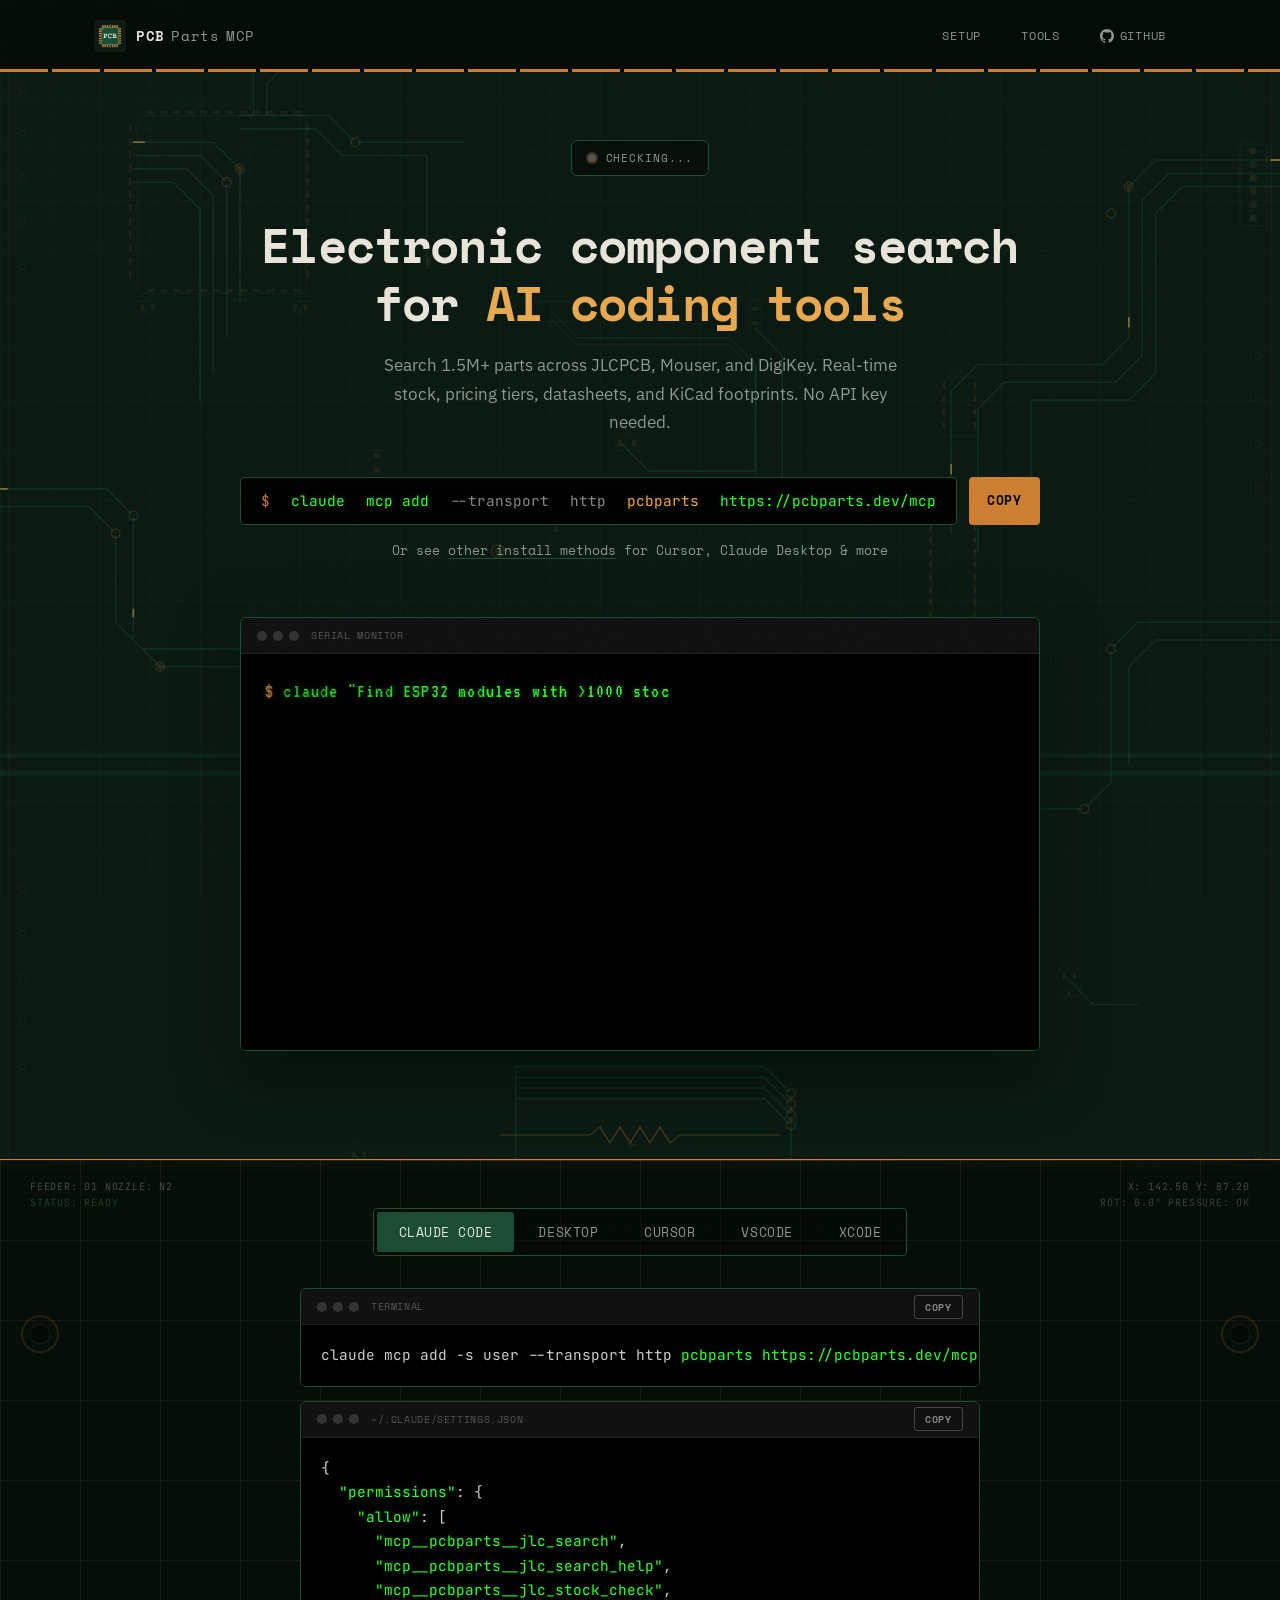
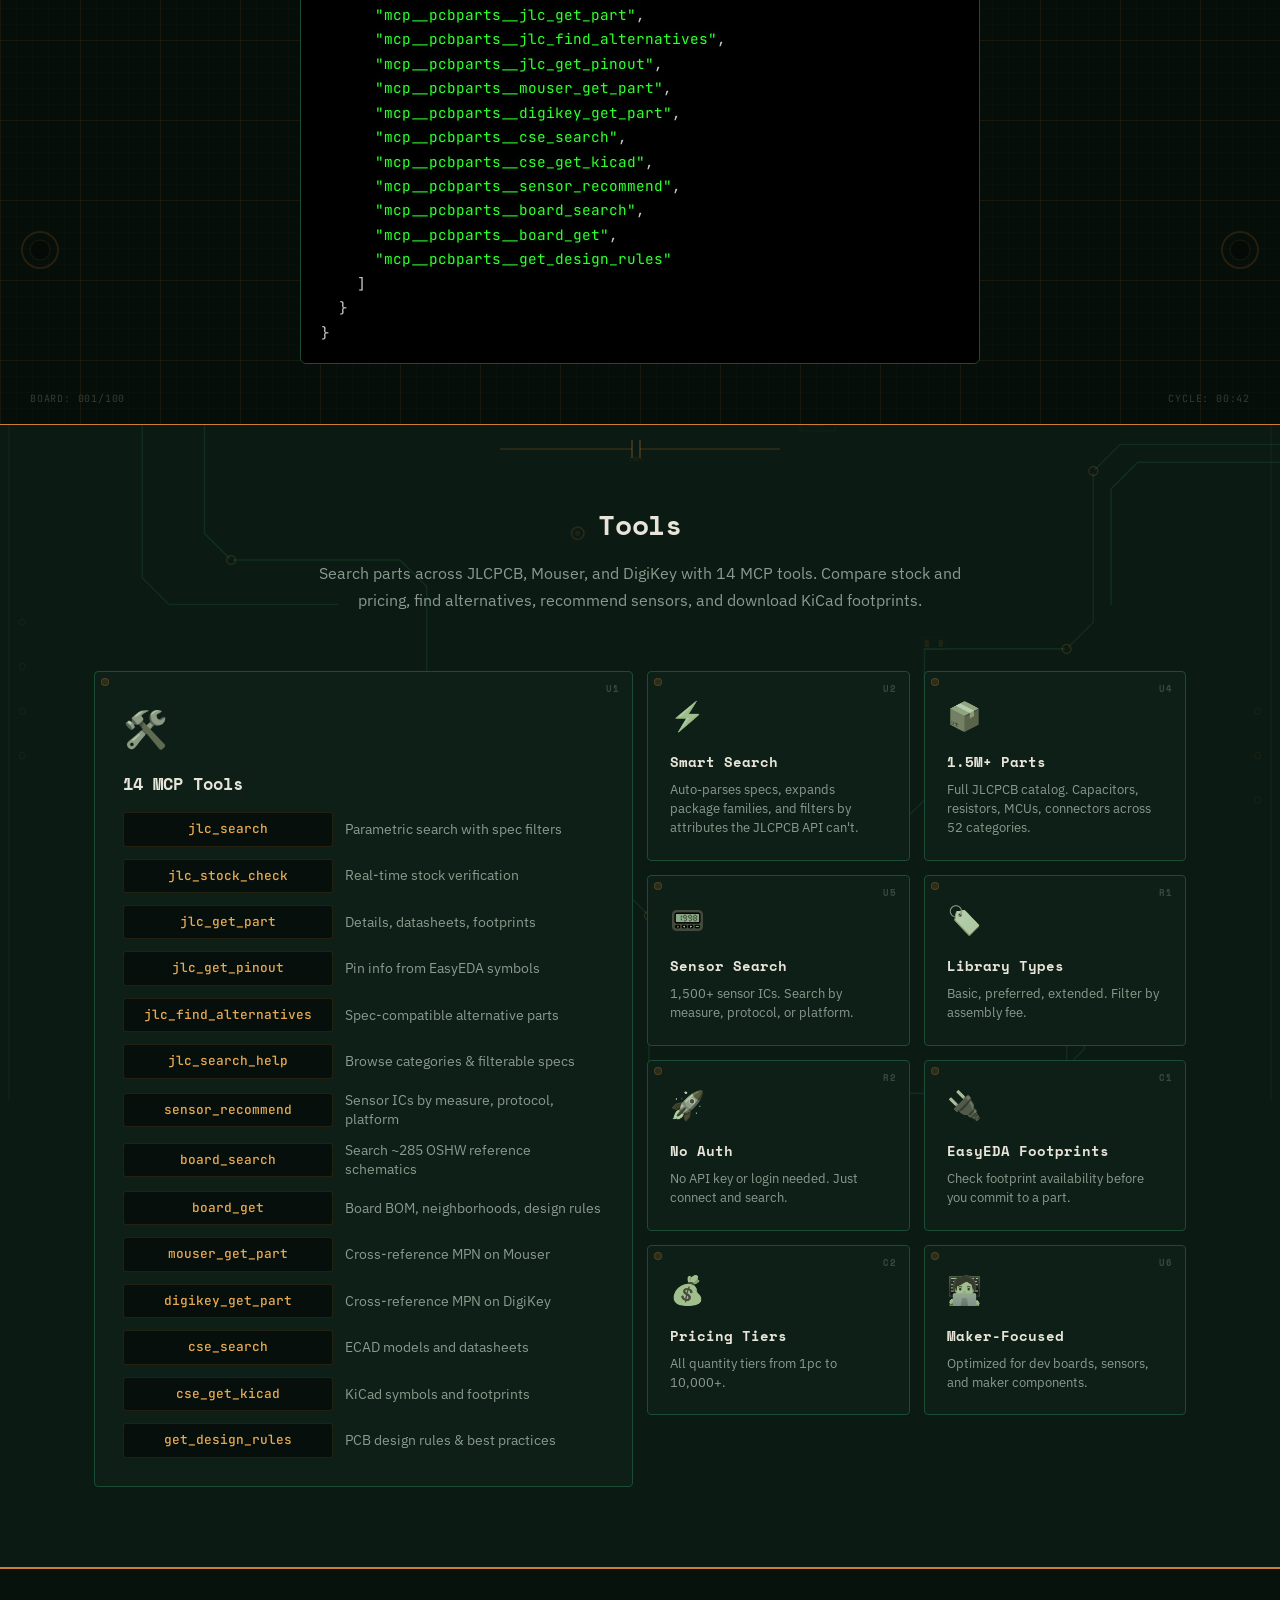
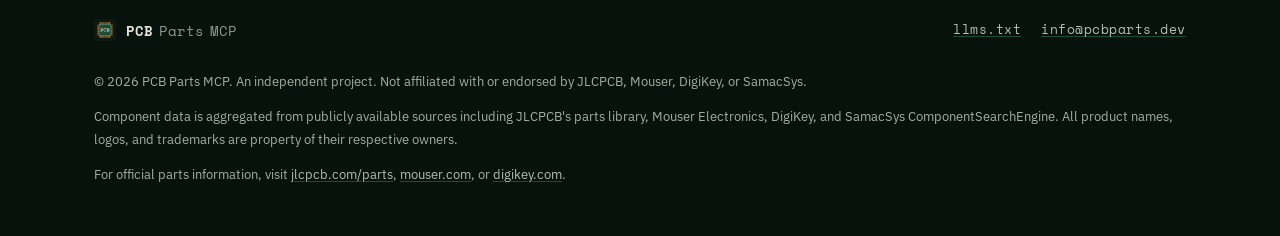
<file: pcbparts-mcp-main/landing/index.html>
<!DOCTYPE html>
<html lang="en">
<head>
    <meta charset="UTF-8">
    <meta name="viewport" content="width=device-width, initial-scale=1.0">
    <title>PCB Parts MCP Server - Search Electronic Components in Claude & Cursor</title>
    <meta name="description" content="PCB Parts MCP server for Claude, Cursor, and AI coding assistants. Search electronic components across JLCPCB, Mouser, and DigiKey with real-time stock, pricing, datasheets, and KiCad footprints. No API key required.">
    <meta name="keywords" content="PCB Parts, MCP, MCP server, JLCPCB MCP, Mouser MCP, DigiKey MCP, electronic components, PCB assembly, SMT parts, Claude MCP, Cursor MCP, AI coding, LCSC parts, KiCad footprints, ESP32, STM32, capacitors, resistors, Model Context Protocol">
    <meta name="robots" content="index, follow">
    <link rel="canonical" href="https://pcbparts.dev/">
    <link rel="sitemap" type="application/xml" href="/sitemap.xml">
    <link rel="llms-txt" type="text/plain" href="/llms.txt">

    <!-- Favicons -->
    <link rel="icon" type="image/png" href="/favicon-96x96.png" sizes="96x96">
    <link rel="icon" type="image/svg+xml" href="/favicon.svg">
    <link rel="shortcut icon" href="/favicon.ico">
    <link rel="apple-touch-icon" sizes="180x180" href="/apple-touch-icon.png">
    <meta name="apple-mobile-web-app-title" content="PCB Parts MCP">
    <link rel="manifest" href="/site.webmanifest">

    <!-- Open Graph -->
    <meta property="og:type" content="website">
    <meta property="og:url" content="https://pcbparts.dev/">
    <meta property="og:title" content="PCB Parts MCP Server - Search Electronic Components in Claude & Cursor">
    <meta property="og:description" content="Search electronic components across JLCPCB, Mouser, and DigiKey via MCP. Real-time stock, pricing, datasheets, and KiCad footprints.">
    <meta property="og:image" content="https://pcbparts.dev/pcbparts-og.png">
    <meta property="og:image:width" content="3408">
    <meta property="og:image:height" content="1828">
    <meta property="og:image:alt" content="PCB Parts MCP - Electronic component search across JLCPCB, Mouser, and DigiKey">
    <meta property="og:site_name" content="PCB Parts MCP">
    <meta property="og:locale" content="en_US">

    <!-- Twitter -->
    <meta name="twitter:card" content="summary_large_image">
    <meta name="twitter:title" content="PCB Parts MCP Server - Search Electronic Components in Claude & Cursor">
    <meta name="twitter:description" content="Search electronic components across JLCPCB, Mouser, and DigiKey via MCP. Real-time stock, pricing, datasheets, and KiCad footprints.">
    <meta name="twitter:image" content="https://pcbparts.dev/pcbparts-og.png">
    <meta name="twitter:image:alt" content="PCB Parts MCP - Electronic component search across JLCPCB, Mouser, and DigiKey">

    <!-- Additional SEO -->
    <meta name="author" content="PCB Parts MCP">
    <meta name="generator" content="Hand-crafted HTML">
    <link rel="me" href="https://github.com/Averyy/pcbparts-mcp">

    <!-- Schema.org JSON-LD -->
    <script type="application/ld+json">
    {
        "@context": "https://schema.org",
        "@type": "WebApplication",
        "name": "PCB Parts MCP",
        "description": "Search electronic components across JLCPCB, Mouser, and DigiKey via MCP. Real-time stock, pricing tiers, datasheets, and KiCad footprints.",
        "url": "https://pcbparts.dev/",
        "applicationCategory": "DeveloperApplication",
        "operatingSystem": "Any",
        "offers": {
            "@type": "Offer",
            "price": "0",
            "priceCurrency": "USD"
        },
        "featureList": [
            "Cross-distributor search: JLCPCB, Mouser, DigiKey",
            "Multi-select filters for packages and manufacturers",
            "Attribute search by specs like capacitance, voltage, resistance",
            "Real-time stock levels across distributors",
            "Pricing tiers from 1pc to 10,000+",
            "Datasheet links",
            "45+ component categories",
            "KiCad symbol and footprint downloads via SamacSys",
            "MPN lookup across distributors",
            "Sensor IC recommendation across 1500+ sensors and 56 measure types",
            "Reference board schematics: ~285 OSHW boards with IC neighborhoods and cross-board consensus",
            "PCB design rules: 41 curated reference files for power, protection, interfaces, MCUs, layout, EMC",
            "No API key required"
        ],
        "sameAs": [
            "https://github.com/Averyy/pcbparts-mcp"
        ]
    }
    </script>

    <meta name="theme-color" content="#0B1A12">
    <link rel="preconnect" href="https://fonts.googleapis.com">
    <link rel="preconnect" href="https://fonts.gstatic.com" crossorigin>
    <link href="https://fonts.googleapis.com/css2?family=Space+Mono:wght@400;700&family=IBM+Plex+Sans:wght@400;500;600&family=VT323&family=JetBrains+Mono:wght@400;500&display=swap" rel="stylesheet" media="print" onload="this.media='all'">
    <noscript><link href="https://fonts.googleapis.com/css2?family=Space+Mono:wght@400;700&family=IBM+Plex+Sans:wght@400;500;600&family=VT323&family=JetBrains+Mono:wght@400;500&display=swap" rel="stylesheet"></noscript>
    <style>
        :root {
            --pcb-bg: #0B1A12;
            --pcb-surface: #0F2318;
            --pcb-card: #0D1F16;
            --pcb-trace: #1B4D35;
            --pcb-trace-dim: #153D2A;
            --pcb-bright: #00875A;
            --copper: #CD7F32;
            --copper-bright: #E8A94F;
            --copper-dim: rgba(205, 127, 50, 0.15);
            --silk: #E8E4D9;
            --silk-dim: #8A9A8E;
            --silk-faint: rgba(232, 228, 217, 0.06);
            --phosphor: #33FF33;
            --phosphor-dim: #1a8a1a;
        }

        * { margin: 0; padding: 0; box-sizing: border-box; }
        html { scroll-behavior: smooth; }

        body {
            font-family: 'IBM Plex Sans', -apple-system, BlinkMacSystemFont, sans-serif;
            background: var(--pcb-bg);
            color: var(--silk);
            line-height: 1.6;
            -webkit-font-smoothing: antialiased;
            overflow-x: hidden;
        }

        .container { max-width: 1140px; margin: 0 auto; padding: 0 24px; }

        /* ========== PCB BACKGROUND ARTWORK ========== */
        .pcb-board {
            position: fixed;
            top: 0;
            left: 0;
            width: 100%;
            height: 100%;
            pointer-events: none;
            z-index: 0;
            transform: translateZ(0);
            contain: strict;
        }

        /* Routing grid */
        .pcb-board::before {
            content: '';
            position: absolute;
            inset: 0;
            background-image:
                linear-gradient(var(--pcb-trace-dim) 1px, transparent 1px),
                linear-gradient(90deg, var(--pcb-trace-dim) 1px, transparent 1px);
            background-size: 50px 50px;
            opacity: 0.18;
        }

        .pcb-traces-svg {
            position: fixed;
            top: 0;
            left: 0;
            width: 100%;
            height: 300vh;
            pointer-events: none;
            z-index: 0;
            transform: translateZ(0);
            contain: strict;
        }

        .pcb-traces-animated {
            position: fixed;
            top: 0;
            left: 0;
            width: 100%;
            height: 100%;
            pointer-events: none;
            z-index: 0;
            will-change: transform;
            contain: layout style paint;
        }

        /* Animated signal flow on traces */
        .trace-signal {
            stroke: var(--copper-bright);
            stroke-dasharray: 12 280;
            animation: signal-flow 5s linear infinite;
            opacity: 0.5;
            will-change: stroke-dashoffset;
        }
        .trace-signal:nth-child(2) { animation-delay: -1.2s; stroke-dasharray: 10 320; animation-duration: 6s; }
        .trace-signal:nth-child(3) { animation-delay: -2.8s; stroke-dasharray: 8 260; animation-duration: 4.5s; }
        .trace-signal:nth-child(4) { animation-delay: -0.6s; stroke-dasharray: 14 300; animation-duration: 5.5s; }
        .trace-signal:nth-child(5) { animation-delay: -3.5s; stroke-dasharray: 10 340; animation-duration: 7s; }
        @keyframes signal-flow {
            to { stroke-dashoffset: -292; }
        }

        /* Glowing via pulses — flash when signal passes (opacity only for perf) */
        .via-glow {
            fill: var(--copper-bright);
            animation: via-flash 5s ease-in-out infinite;
            opacity: 0.15;
            will-change: opacity;
        }
        .via-glow:nth-child(2) { animation-duration: 6s; animation-delay: -1.2s; }
        .via-glow:nth-child(3) { animation-duration: 4.5s; animation-delay: -2.8s; }
        .via-glow:nth-child(4) { animation-duration: 4.5s; animation-delay: -1.4s; }
        .via-glow:nth-child(5) { animation-duration: 5s; animation-delay: -3.2s; }
        .via-glow:nth-child(6) { animation-duration: 7s; animation-delay: -3.5s; }
        .via-glow:nth-child(7) { animation-duration: 7s; animation-delay: -5s; }
        @keyframes via-flash {
            0%, 85%, 100% { opacity: 0.15; }
            90% { opacity: 0.8; }
            95% { opacity: 0.3; }
        }

        /* Grain / solder mask texture (lightweight CSS noise) */
        .pcb-grain {
            position: fixed;
            inset: 0;
            pointer-events: none;
            z-index: 9998;
            background-image: url("data:image/svg+xml,%3Csvg viewBox='0 0 256 256' xmlns='http://www.w3.org/2000/svg'%3E%3Cfilter id='n'%3E%3CfeTurbulence type='fractalNoise' baseFrequency='0.7' numOctaves='3' stitchTiles='stitch'/%3E%3C/filter%3E%3Crect width='256' height='256' filter='url(%23n)'/%3E%3C/svg%3E");
            background-size: 256px 256px;
            opacity: 0.012;
            will-change: transform;
            transform: translateZ(0);
        }

        /* ========== NAVIGATION (Edge connector) ========== */
        nav {
            position: fixed;
            top: 0;
            left: 0;
            right: 0;
            will-change: transform;
            z-index: 100;
            padding: 0;
            background: rgba(5, 13, 8, 0.97);
            backdrop-filter: blur(10px);
            -webkit-backdrop-filter: blur(10px);
            border-bottom: none;
            background-image:
                repeating-linear-gradient(
                    90deg,
                    var(--copper) 0px, var(--copper) 48px,
                    transparent 48px, transparent 52px
                );
            background-size: 100% 3px;
            background-position: bottom;
            background-repeat: no-repeat;
        }

        nav .container {
            display: flex;
            justify-content: space-between;
            align-items: center;
            height: 72px;
        }

        .nav-logo {
            display: flex;
            align-items: center;
            gap: 10px;
            text-decoration: none;
            color: var(--silk);
        }

        .nav-logo img { height: 32px; width: auto; }

        .nav-logo-text {
            font-family: 'Space Mono', monospace;
            font-size: 0.9rem;
            font-weight: 700;
            letter-spacing: 0.04em;
            word-spacing: -0.2em;
        }

        .nav-logo-text .dim { color: var(--silk-dim); font-weight: 400; }

        .nav-links { display: flex; gap: 0; align-items: center; height: 100%; }

        .nav-links a {
            color: var(--silk-dim);
            text-decoration: none;
            font-family: 'Space Mono', monospace;
            font-size: 0.75rem;
            font-weight: 400;
            letter-spacing: 0.06em;
            text-transform: uppercase;
            padding: 0 20px;
            height: 100%;
            display: inline-flex;
            align-items: center;
            transition: color 0.2s, text-shadow 0.3s;
        }

        .nav-links a:hover {
            color: var(--copper-bright);
            text-shadow: 0 0 8px rgba(232, 169, 79, 0.4), 0 0 20px rgba(232, 169, 79, 0.15);
        }

        .nav-links a.nav-github {
            gap: 6px;
        }
        .nav-links a.nav-github svg { width: 14px; height: 14px; flex-shrink: 0; }

        /* ========== HERO ========== */
        .hero {
            padding: 140px 0 60px;
            text-align: center;
            position: relative;
            z-index: 2;
        }

        .hero .container {
            position: relative;
            z-index: 1;
        }

        /* LED-style status badge */
        .status-badge {
            display: inline-flex;
            align-items: center;
            gap: 10px;
            padding: 8px 16px;
            background: rgba(0, 0, 0, 0.4);
            border: 1px solid var(--pcb-trace);
            border-radius: 6px;
            font-family: 'Space Mono', monospace;
            font-size: 0.7rem;
            letter-spacing: 0.08em;
            text-transform: uppercase;
            color: var(--silk-dim);
            margin-bottom: 40px;
        }

        .status-led {
            width: 8px;
            height: 8px;
            border-radius: 50%;
            background: #555;
            box-shadow: 0 0 0 2px rgba(205, 127, 50, 0.3);
        }

        .status-led.online {
            background: #22c55e;
            box-shadow:
                0 0 0 2px rgba(205, 127, 50, 0.3),
                0 0 8px rgba(34, 197, 94, 0.6),
                0 0 20px rgba(34, 197, 94, 0.2);
            animation: led-pulse 2s ease-in-out infinite;
        }

        @keyframes led-pulse {
            0%, 100% { box-shadow: 0 0 0 2px rgba(205,127,50,0.3), 0 0 8px rgba(34,197,94,0.6), 0 0 20px rgba(34,197,94,0.2); }
            50% { box-shadow: 0 0 0 2px rgba(205,127,50,0.3), 0 0 12px rgba(34,197,94,0.8), 0 0 30px rgba(34,197,94,0.3); }
        }

        .hero h1 {
            font-family: 'Space Mono', monospace;
            font-size: 3rem;
            font-weight: 700;
            line-height: 1.2;
            margin-bottom: 20px;
            letter-spacing: -0.02em;
            color: var(--silk);
        }

        .hero h1 .copper { color: var(--copper-bright); }

        .hero-subtitle {
            font-size: 1.05rem;
            color: var(--silk-dim);
            max-width: 520px;
            margin: 0 auto 40px;
            line-height: 1.7;
        }

        /* Install command - phosphor terminal style */
        .hero-cta {
            display: flex;
            justify-content: center;
            align-items: center;
            gap: 12px;
            max-width: 800px;
            margin: 0 auto 16px;
        }

        .install-cmd {
            display: inline-flex;
            align-items: center;
            gap: 6px;
            padding: 0 20px;
            height: 48px;
            white-space: nowrap;
            flex: 1;
            background: #000;
            border: 1px solid var(--pcb-trace);
            border-radius: 4px;
            font-family: 'JetBrains Mono', monospace;
            font-size: 0.9rem;
            color: var(--phosphor);
            cursor: pointer;
            transition: border-color 0.2s, box-shadow 0.2s;
            box-shadow: inset 0 0 30px rgba(51, 255, 51, 0.03);
            text-shadow: 0 0 8px rgba(51, 255, 51, 0.3);
        }

        .install-cmd:hover,
        .install-cmd:focus {
            border-color: var(--phosphor-dim);
            box-shadow: inset 0 0 30px rgba(51, 255, 51, 0.06), 0 0 15px rgba(51, 255, 51, 0.08);
            outline: none;
        }

        .install-cmd .prompt { color: var(--copper); text-shadow: none; }
        .install-cmd .flag { color: #888; text-shadow: none; }
        .install-cmd .name { color: var(--copper-bright); text-shadow: 0 0 8px rgba(232, 169, 79, 0.3); }

        .btn-copy {
            display: inline-flex;
            align-items: center;
            justify-content: center;
            gap: 6px;
            padding: 0 24px;
            height: 48px;
            background: var(--copper);
            color: #000;
            border-radius: 4px;
            font-family: 'Space Mono', monospace;
            font-size: 0.8rem;
            font-weight: 700;
            letter-spacing: 0.04em;
            text-transform: uppercase;
            text-decoration: none;
            transition: background 0.2s;
            border: none;
            cursor: pointer;
        }
        .btn-copy { position: relative; overflow: hidden; }
        .btn-copy::after {
            content: '';
            position: absolute;
            top: 0; left: 0;
            width: 200%;
            height: 100%;
            background: linear-gradient(
                105deg, transparent 20%, rgba(255,255,255,0.25) 45%,
                rgba(255,255,255,0.4) 50%, rgba(255,255,255,0.25) 55%, transparent 80%
            );
            transform: translateX(-200%);
            transition: transform 0.5s ease;
            pointer-events: none;
        }
        .btn-copy:hover { background: var(--copper-bright); }
        .btn-copy:hover::after { transform: translateX(50%); }
        .btn-text-short { display: none; }
        .btn-text-full { display: inline; }

        .hero-link {
            font-size: 0.8rem;
            color: var(--silk-dim);
            font-family: 'Space Mono', monospace;
        }
        .hero-link a {
            color: var(--silk-dim);
            text-decoration: underline;
            text-underline-offset: 3px;
            text-decoration-color: var(--pcb-trace);
            transition: color 0.2s, text-decoration-color 0.2s;
        }
        .hero-link a:hover { color: var(--copper-bright); text-decoration-color: var(--copper); }

        /* ========== TERMINAL (CRT / green phosphor) ========== */
        .terminal-section {
            max-width: 800px;
            margin: 56px auto 0;
        }

        .terminal-wrapper {
            position: relative;
            border-radius: 6px;
            overflow: hidden;
            border: 1px solid var(--pcb-trace);
            box-shadow:
                0 0 40px rgba(51, 255, 51, 0.04),
                0 20px 60px rgba(0, 0, 0, 0.5);
        }

        .terminal-header {
            height: 36px;
            background: #111;
            display: flex;
            align-items: center;
            padding: 0 16px;
            gap: 12px;
            border-bottom: 1px solid #222;
        }

        .terminal-header-dots {
            display: flex;
            gap: 6px;
        }

        .terminal-header-dot {
            width: 10px;
            height: 10px;
            border-radius: 50%;
            background: #333;
        }

        .terminal-header-title {
            font-family: 'Space Mono', monospace;
            font-size: 0.65rem;
            color: #555;
            letter-spacing: 0.06em;
            text-transform: uppercase;
        }

        .terminal-body {
            background: #000;
            padding: 20px 24px;
            height: 396px;
            font-family: 'VT323', monospace;
            font-size: 1.25rem;
            line-height: 1.7;
            overflow: hidden;
            text-align: left;
            position: relative;
            color: var(--phosphor);
            text-shadow: 0 0 6px rgba(51, 255, 51, 0.4);
        }

        /* CRT power-on flicker */
        .terminal-body { animation: crt-on 0.6s ease-out; }
        @keyframes crt-on {
            0% { filter: brightness(15); opacity: 0; }
            8% { filter: brightness(1); opacity: 0.6; }
            15% { filter: brightness(1); opacity: 0; }
            25% { filter: brightness(1); opacity: 0.9; }
            35% { filter: brightness(1); opacity: 0.4; }
            50% { filter: brightness(1); opacity: 1; }
            100% { filter: brightness(1); opacity: 1; }
        }

        /* CRT glitch (triggered by JS) */
        .terminal-body.crt-glitch {
            animation: crt-glitch 0.12s steps(3) forwards;
        }
        @keyframes crt-glitch {
            0% { transform: translate(0); }
            33% { transform: translate(-3px, 1px) skewX(0.3deg); filter: hue-rotate(60deg) brightness(1.2); }
            66% { transform: translate(2px, -1px) skewX(-0.2deg); }
            100% { transform: translate(0); filter: none; }
        }

        /* CRT scanlines */
        .terminal-body::after {
            content: '';
            position: absolute;
            inset: 0;
            background: repeating-linear-gradient(
                transparent 0px,
                rgba(0, 0, 0, 0.15) 1px,
                transparent 2px,
                transparent 3px
            );
            pointer-events: none;
            z-index: 1;
        }

        /* CRT vignette */
        .terminal-body::before {
            content: '';
            position: absolute;
            inset: 0;
            background: radial-gradient(
                ellipse at center,
                transparent 60%,
                rgba(0, 0, 0, 0.4) 100%
            );
            pointer-events: none;
            z-index: 2;
        }

        .terminal-line {
            margin-bottom: 1px;
            white-space: pre;
            opacity: 0;
            animation: termFade 0.12s ease-out forwards;
            position: relative;
            z-index: 0;
        }

        @keyframes termFade {
            from { opacity: 0; transform: translateY(3px); }
            to { opacity: 1; transform: translateY(0); }
        }

        .terminal-prompt { color: var(--phosphor-dim); text-shadow: none; }
        .terminal-command { color: var(--phosphor); }
        .terminal-output { color: #1a7a1a; text-shadow: 0 0 4px rgba(51, 255, 51, 0.2); }
        .terminal-success { color: var(--phosphor); }
        .terminal-result { color: #2aaa2a; text-shadow: 0 0 4px rgba(51, 255, 51, 0.2); }
        .terminal-dollar { color: var(--copper-bright); text-shadow: 0 0 6px rgba(232, 169, 79, 0.4); }
        .term-lcsc { color: var(--copper); text-shadow: 0 0 5px rgba(205, 127, 50, 0.3); }
        .term-mpn { color: #e0e0d0; text-shadow: 0 0 4px rgba(224, 224, 208, 0.15); }
        .term-price { color: var(--copper-bright); text-shadow: 0 0 6px rgba(232, 169, 79, 0.35); }
        .term-stock { color: #1a8a1a; text-shadow: 0 0 3px rgba(51, 255, 51, 0.15); }
        .term-pkg { color: var(--silk-dim); text-shadow: none; display: none; }
        .terminal-spinner {
            display: inline-block;
            width: 10px;
            height: 10px;
            border: 2px solid #1a5a1a;
            border-top-color: var(--phosphor);
            border-radius: 50%;
            animation: spin 0.8s linear infinite;
            margin-right: 8px;
            margin-bottom: 4px;
            vertical-align: middle;
        }
        @keyframes spin { to { transform: rotate(360deg); } }

        /* ========== SECTION REVEAL ANIMATION ========== */
        section {
            padding: 80px 0;
            position: relative;
            z-index: 2;
            opacity: 0;
            transform: translateY(20px);
            scroll-margin-top: 96px;
            transition: opacity 0.6s ease-out, transform 0.6s ease-out;
        }
        section.revealed, .hero { opacity: 1; transform: translateY(0); }
        .hero { opacity: 1; transform: none; }

        /* Section trace connector (draws as you scroll) */
        .section-trace {
            stroke-dasharray: 500;
            stroke-dashoffset: 500;
            transition: stroke-dashoffset 1.2s ease-out;
        }
        .section-trace.visible { stroke-dashoffset: 0; }

        /* ========== SCHEMATIC DIVIDER ========== */
        .schematic-divider {
            display: flex;
            align-items: center;
            justify-content: center;
            padding: 12px 0;
            position: relative;
            z-index: 2;
            opacity: 0;
            transition: opacity 0.6s ease-out 0.3s;
        }
        .schematic-divider.revealed { opacity: 1; }
        .schematic-divider svg { overflow: visible; }

        .section-header {
            text-align: center;
            margin-bottom: 56px;
        }

        .section-header h2 {
            font-family: 'Space Mono', monospace;
            font-size: 1.75rem;
            font-weight: 700;
            letter-spacing: -0.01em;
            margin-bottom: 12px;
            color: var(--silk);
            position: relative;
            display: inline-block;
        }
        .section-header h2::before,
        .section-header h2::after {
            content: attr(data-text);
            position: absolute;
            top: 0; left: 0;
            width: 100%; height: 100%;
            opacity: 0;
            pointer-events: none;
        }
        .section-header h2:hover::before {
            opacity: 0.6;
            color: #ff4444;
            animation: glitch-r 0.25s steps(2) forwards;
            clip-path: inset(15% 0 55% 0);
        }
        .section-header h2:hover::after {
            opacity: 0.6;
            color: #44ffff;
            animation: glitch-b 0.25s steps(2) forwards;
            clip-path: inset(50% 0 15% 0);
        }
        @keyframes glitch-r {
            0% { transform: translate(0); }
            50% { transform: translate(-2px, 1px); }
            100% { transform: translate(0); }
        }
        @keyframes glitch-b {
            0% { transform: translate(0); }
            50% { transform: translate(2px, -1px); }
            100% { transform: translate(0); }
        }

        .section-header p {
            color: var(--silk-dim);
            font-size: 1rem;
            max-width: 680px;
            margin: 0 auto;
            line-height: 1.7;
        }

        /* ========== SETUP SECTION (Pick-and-Place Machine View) ========== */
        .setup-section {
            background: #060E09;
            border-top: 1px solid var(--copper);
            border-bottom: 1px solid var(--copper);
            position: relative;
            overflow: hidden;
            padding-top: 48px;
            padding-bottom: 60px;
        }

        /* PnP alignment grid */
        .setup-section::before {
            content: '';
            position: absolute;
            inset: 0;
            background-image:
                /* Major grid */
                linear-gradient(rgba(205, 127, 50, 0.07) 1px, transparent 1px),
                linear-gradient(90deg, rgba(205, 127, 50, 0.07) 1px, transparent 1px),
                /* Minor grid */
                linear-gradient(rgba(205, 127, 50, 0.025) 1px, transparent 1px),
                linear-gradient(90deg, rgba(205, 127, 50, 0.025) 1px, transparent 1px);
            background-size:
                80px 80px, 80px 80px,
                16px 16px, 16px 16px;
            pointer-events: none;
            z-index: 0;
        }

        /* PnP scan line — uses transform instead of top for GPU compositing */
        .setup-section::after {
            content: '';
            position: absolute;
            top: 0;
            left: 0;
            right: 0;
            height: 1px;
            background: linear-gradient(90deg, transparent, rgba(205, 127, 50, 0.25), transparent);
            box-shadow: 0 0 15px 3px rgba(205, 127, 50, 0.08);
            animation: pnp-scan 8s ease-in-out infinite;
            z-index: 0;
            pointer-events: none;
            will-change: transform, opacity;
        }
        @keyframes pnp-scan {
            0%, 100% { transform: translateY(calc(var(--section-h, 500px) * 0.1)); opacity: 0; }
            10% { opacity: 1; }
            50% { transform: translateY(calc(var(--section-h, 500px) * 0.9)); opacity: 1; }
            60% { opacity: 0; }
        }

        /* PnP overlay — corner SVGs pinned to each corner */
        .pnp-corner {
            position: absolute !important;
            width: 240px;
            height: 180px;
            pointer-events: none;
            z-index: 0 !important;
            overflow: visible;
        }
        .pnp-corner-tl { top: 12px; left: 12px; }
        .pnp-corner-tr { top: 12px; right: 12px; }
        .pnp-corner-bl { bottom: 12px; left: 12px; }
        .pnp-corner-br { bottom: 12px; right: 12px; }

        /* PnP center overlay for reticles */
        .pnp-center {
            position: absolute !important;
            inset: 0;
            width: 100%;
            height: 100%;
            pointer-events: none;
            z-index: 0 !important;
        }

        .setup-section > * {
            position: relative;
            z-index: 1;
        }

        .tabs-wrapper {
            display: flex;
            justify-content: center;
            margin-bottom: 32px;
        }

        .tabs {
            display: inline-flex;
            gap: 2px;
            background: rgba(0, 0, 0, 0.3);
            padding: 3px;
            border-radius: 4px;
            border: 1px solid var(--pcb-trace);
        }

        .tab {
            padding: 10px 22px;
            border-radius: 3px;
            border: none;
            background: transparent;
            color: var(--silk-dim);
            font-family: 'Space Mono', monospace;
            font-size: 0.84rem;
            font-weight: 400;
            letter-spacing: 0.04em;
            text-transform: uppercase;
            cursor: pointer;
            transition: background 0.2s, color 0.2s;
        }

        .tab:hover { color: var(--silk); }
        .tab:focus-visible { outline: 2px solid var(--copper); outline-offset: 2px; }
        .tab.active {
            background: var(--pcb-trace);
            color: var(--silk);
        }

        .tab-content { display: none; max-width: 680px; margin: 0 auto; }
        .tab-content.active { display: block; }

        .code-block {
            border-radius: 6px;
            overflow: hidden;
            border: 1px solid var(--pcb-trace);
        }

        .code-block-header {
            height: 36px;
            background: #111;
            display: flex;
            align-items: center;
            padding: 0 16px;
            gap: 12px;
            border-bottom: 1px solid #222;
        }

        .code-block-header .dots {
            display: flex;
            gap: 6px;
        }

        .code-block-header .dot {
            width: 10px;
            height: 10px;
            border-radius: 50%;
            background: #333;
        }

        .code-block-header .title {
            flex: 1;
            font-family: 'Space Mono', monospace;
            font-size: 0.65rem;
            color: #555;
            letter-spacing: 0.06em;
            text-transform: uppercase;
        }

        .copy-btn {
            background: transparent;
            border: 1px solid #444;
            color: #888;
            cursor: pointer;
            padding: 4px 10px;
            border-radius: 3px;
            font-family: 'Space Mono', monospace;
            font-size: 0.6rem;
            font-weight: 700;
            letter-spacing: 0.08em;
            text-transform: uppercase;
            transition: background 0.2s, color 0.2s, border-color 0.2s;
        }

        .copy-btn:hover,
        .copy-btn:focus { background: rgba(255, 255, 255, 0.05); color: #ccc; border-color: #666; }
        .copy-btn:focus-visible { outline: 2px solid var(--copper); outline-offset: 2px; }

        .code-block-body {
            padding: 18px 20px;
            overflow-x: auto;
            background: #000;
        }

        pre {
            font-family: 'JetBrains Mono', monospace;
            font-size: 0.9rem;
            line-height: 1.7;
            color: #ccc;
        }

        .str { color: var(--phosphor); text-shadow: 0 0 6px rgba(51, 255, 51, 0.2); }

        /* ========== BENTO GRID ========== */
        .bento-grid {
            display: flex;
            gap: 14px;
        }

        .bento-left {
            flex: 1;
            display: flex;
        }

        .bento-right {
            flex: 1;
            display: grid;
            grid-template-columns: 1fr 1fr;
            gap: 14px;
            align-content: start;
        }

        .bento-card {
            padding: 22px;
            background: var(--pcb-card);
            border: 1px solid var(--pcb-trace);
            border-radius: 4px;
            transition: border-color 0.15s ease, transform 0.15s ease, box-shadow 0.15s ease;
            overflow: hidden;
            position: relative;
        }

        /* Component designator label */
        .bento-card::after {
            content: attr(data-ref);
            position: absolute;
            top: 10px;
            right: 12px;
            font-family: 'Space Mono', monospace;
            font-size: 0.55rem;
            font-weight: 700;
            letter-spacing: 0.1em;
            color: var(--silk-dim);
            opacity: 0.35;
            text-transform: uppercase;
        }

        /* Corner pads */
        .bento-card::before {
            content: '';
            position: absolute;
            top: 6px;
            left: 6px;
            width: 6px;
            height: 6px;
            border-radius: 50%;
            background: var(--copper-dim);
            border: 1px solid rgba(205, 127, 50, 0.25);
            box-shadow:
                calc(100% - 18px) 0 0 0 var(--copper-dim),
                0 calc(100% - 18px) 0 0 var(--copper-dim),
                calc(100% - 18px) calc(100% - 18px) 0 0 var(--copper-dim);
            transition: background 0.15s ease, box-shadow 0.15s ease;
        }

        .bento-card:hover {
            border-color: var(--copper);
            transform: translateY(-2px);
            box-shadow:
                0 0 0 1px var(--copper),
                0 8px 30px rgba(0, 0, 0, 0.4),
                0 0 20px rgba(205, 127, 50, 0.06);
        }

        .bento-card:hover::before {
            background: rgba(205, 127, 50, 0.35);
            box-shadow:
                calc(100% - 18px) 0 0 0 rgba(205, 127, 50, 0.35),
                0 calc(100% - 18px) 0 0 rgba(205, 127, 50, 0.35),
                calc(100% - 18px) calc(100% - 18px) 0 0 rgba(205, 127, 50, 0.35);
        }

        .bento-card .card-icon {
            font-size: 1.75rem;
            display: block;
            margin-bottom: 14px;
            filter: saturate(0.3) sepia(0.6) hue-rotate(50deg) brightness(0.8);
            transition: filter 0.4s ease;
        }

        .bento-card:hover .card-icon {
            filter: saturate(1) sepia(0) hue-rotate(0deg) brightness(1);
        }

        .bento-card h3 {
            font-family: 'Space Mono', monospace;
            font-size: 0.85rem;
            font-weight: 700;
            margin-bottom: 6px;
            color: var(--silk);
        }

        .bento-card p {
            color: var(--silk-dim);
            font-size: 0.8rem;
            line-height: 1.5;
        }

        /* Bento card sizes */
        .bento-large {
            flex: 1;
            padding: 28px;
        }

        .bento-large .card-icon { font-size: 2.25rem; }

        .bento-large h3 {
            font-size: 1.05rem;
            margin-bottom: 10px;
        }

        .bento-large p {
            font-size: 0.85rem;
        }

        .bento-wide {
            grid-column: span 2;
        }

        /* Tools list */
        .tools-list {
            display: flex;
            flex-direction: column;
            gap: 12px;
            margin-top: 14px;
        }

        .tool-item {
            display: flex;
            align-items: center;
            gap: 12px;
        }

        .tool-item code {
            font-family: 'JetBrains Mono', monospace;
            font-size: 0.8rem;
            font-weight: 500;
            color: var(--copper-bright);
            background: rgba(0, 0, 0, 0.5);
            padding: 6px 8px;
            border-radius: 3px;
            border: 1px solid rgba(205, 127, 50, 0.15);
            white-space: nowrap;
            width: 210px;
            text-align: center;
            flex-shrink: 0;
        }

        .tool-item span {
            color: var(--silk-dim);
            font-size: 0.85rem;
            line-height: 1.4;
        }

        /* ========== FOOTER ========== */
        footer {
            padding: 50px 0;
            background: rgba(0, 0, 0, 0.3);
            border-top: 2px solid var(--copper);
            position: relative;
            z-index: 2;
        }

        .footer-legal { text-align: left; }

        .footer-top {
            display: flex;
            align-items: center;
            justify-content: space-between;
            margin-bottom: 28px;
        }

        .footer-brand {
            display: flex;
            align-items: center;
            gap: 10px;
            color: var(--silk);
            font-family: 'Space Mono', monospace;
            font-size: 0.9rem;
            font-weight: 700;
            word-spacing: -0.2em;
        }

        .footer-brand img { height: 22px; }
        .footer-brand .dim { color: var(--silk-dim); font-weight: 400; }

        .footer-contact {
            display: flex;
            gap: 20px;
        }

        .footer-contact a {
            color: var(--silk-dim);
            font-family: 'Space Mono', monospace;
            font-size: 0.8rem;
            text-decoration: none;
            letter-spacing: 0.04em;
            transition: color 0.2s;
        }
        .footer-contact a:hover { color: var(--copper-bright); }

        .footer-legal p {
            color: #a0b0a5;
            font-size: 0.8rem;
            line-height: 1.8;
            margin-bottom: 12px;
        }

        .footer-legal p:last-child { margin-bottom: 0; }

        .footer-legal a {
            color: #b0c0b5;
            text-decoration: underline;
            text-underline-offset: 2px;
            text-decoration-color: var(--pcb-trace);
            transition: color 0.2s, text-decoration-color 0.2s;
        }
        .footer-legal a:hover { color: var(--copper-bright); text-decoration-color: var(--copper); }

        /* Terminal wider letter spacing on tablet+ */
        @media (min-width: 769px) {
            .terminal-body { letter-spacing: 0.06em; }
            .term-pkg { display: inline; }
        }

        /* ========== MOBILE ========== */
        @media (max-width: 768px) {
            .hero { padding: 120px 0 50px; }
            .hero h1 { font-size: 2rem; }
            .nav-links { gap: 0; }
            .nav-links a { padding: 0 12px; font-size: 0.65rem; }
            .bento-grid { flex-direction: column; }
            .bento-right { grid-template-columns: 1fr 1fr; }
            .tabs { flex-wrap: wrap; justify-content: center; }
            .hero-cta { flex-wrap: nowrap; }
            .install-cmd { overflow-x: auto; flex-shrink: 1; min-width: 0; font-size: 0.8rem; }
            .btn-text-short { display: inline; }
            .btn-text-full { display: none; }
            .footer-top { flex-direction: column; gap: 12px; }
        }

        @media (max-width: 480px) {
            .bento-right { grid-template-columns: 1fr; }
            .hero h1 { font-size: 1.6rem; }
            .terminal-body { font-size: 1rem; height: 320px; }
        }

        @media (prefers-reduced-motion: reduce) {
            .trace-signal,
            .via-glow,
            .status-led.online,
            .terminal-spinner,
            .setup-section::after { animation: none !important; }
            .terminal-body { animation: none; }
            .pcb-traces-animated { display: none; }
            section { transition: none; opacity: 1; transform: none; }
            .schematic-divider { transition: none; opacity: 1; }
            html { scroll-behavior: auto; }
        }
    </style>
</head>
<body>
    <!-- PCB Board Background -->
    <div class="pcb-board"></div>

    <!-- PCB Traces Artwork -->
    <svg class="pcb-traces-svg" viewBox="0 0 1440 3600" preserveAspectRatio="xMidYMin slice" xmlns="http://www.w3.org/2000/svg">

        <!-- ============ SIGNAL TRACES (45° chamfer routing) ============ -->
        <g stroke="#1B4D35" fill="none" stroke-width="1.8" stroke-linecap="round" stroke-linejoin="round" opacity="0.38">
            <!-- Top-left cluster: QFP breakout fan -->
            <path d="M 150,160 H 240 L 270,190 V 340"/>
            <path d="M 150,175 H 225 L 255,205 V 380"/>
            <path d="M 150,190 H 210 L 240,220 V 420"/>
            <path d="M 150,205 H 195 L 225,235 V 450"/>
            <path d="M 270,130 H 370 L 400,160 H 520"/>
            <path d="M 270,145 H 355 L 385,175 H 480 V 300"/>
            <path d="M 285,130 V 80 L 315,50 H 480"/>
            <path d="M 300,130 V 95 L 330,65 H 520"/>

            <!-- Top-right cluster: connector breakout -->
            <path d="M 1440,180 H 1300 L 1270,210 V 380"/>
            <path d="M 1440,195 H 1315 L 1285,225 V 400"/>
            <path d="M 1440,210 H 1330 L 1300,240 V 420"/>
            <path d="M 1270,380 L 1240,410 H 1100 L 1070,440 V 600"/>
            <path d="M 1285,400 L 1255,430 H 1130 L 1100,460 V 620"/>
            <path d="M 1300,420 L 1270,450 H 1160 V 580"/>

            <!-- Mid-left routing channel -->
            <path d="M 0,550 H 120 L 150,580 V 720 L 180,750 H 350"/>
            <path d="M 0,570 H 100 L 130,600 V 700 L 160,730 H 320 V 900"/>
            <path d="M 350,750 L 380,780 H 520 L 550,810 V 980"/>
            <path d="M 320,900 L 350,930 H 460 V 1100"/>

            <!-- Mid-right routing -->
            <path d="M 1440,700 H 1280 L 1250,730 V 880 L 1220,910 H 1050"/>
            <path d="M 1440,720 H 1300 L 1270,750 V 860"/>
            <path d="M 1050,910 L 1020,940 V 1100 L 990,1130 H 850"/>

            <!-- Center area: bus routing (parallel traces) -->
            <path d="M 580,1200 H 860"/>
            <path d="M 580,1212 H 860"/>
            <path d="M 580,1224 H 860"/>
            <path d="M 580,1236 H 860"/>
            <path d="M 860,1200 L 890,1230 V 1400"/>
            <path d="M 860,1212 L 890,1242 V 1420"/>
            <path d="M 860,1224 L 890,1254 V 1440"/>
            <path d="M 860,1236 L 890,1266 V 1460"/>

            <!-- Bottom-left: passive routing -->
            <path d="M 0,1500 H 180 L 210,1530 V 1650"/>
            <path d="M 210,1650 L 240,1680 H 380 V 1800"/>
            <path d="M 0,1540 H 140 V 1720 L 170,1750 H 310"/>
            <path d="M 380,1800 L 410,1830 H 560 L 590,1860 V 2000"/>
            <path d="M 310,1750 L 340,1780 H 450 V 1950"/>

            <!-- Bottom-right cluster -->
            <path d="M 1440,1600 H 1280 L 1250,1630 V 1800"/>
            <path d="M 1440,1620 H 1300 L 1270,1650 V 1820"/>
            <path d="M 1250,1800 L 1220,1830 H 1080 V 2050"/>
            <path d="M 1270,1820 L 1240,1850 H 1120 V 2020"/>
            <path d="M 1080,2050 L 1050,2080 H 920 V 2250"/>

            <!-- Additional routing for new components -->
            <path d="M 700,500 L 730,530 H 850 V 410"/>
            <path d="M 850,370 L 880,400 V 580"/>
            <path d="M 400,1300 L 430,1330 H 580 V 1200"/>
            <path d="M 700,1600 L 730,1630 H 860"/>
            <path d="M 1200,1100 L 1230,1130 H 1280"/>
            <path d="M 290,2100 V 2200 L 320,2230 H 450"/>

            <!-- Deep routing - lower sections -->
            <path d="M 0,2200 H 200 L 230,2230 V 2400"/>
            <path d="M 230,2400 L 260,2430 H 450 L 480,2460 V 2600"/>
            <path d="M 0,2240 H 160 V 2450 L 190,2480 H 380"/>
            <path d="M 1440,2300 H 1260 L 1230,2330 V 2500 L 1200,2530 H 1040"/>
            <path d="M 1440,2320 H 1280 L 1250,2350 V 2480"/>
            <path d="M 1040,2530 V 2700 L 1010,2730 H 870"/>

            <!-- Bottom traces -->
            <path d="M 500,2800 H 700 L 730,2830 V 3000"/>
            <path d="M 500,2815 H 680 L 710,2845 V 3020"/>
            <path d="M 730,3000 L 760,3030 H 950"/>
            <path d="M 200,2900 H 380 L 410,2930 V 3100"/>
            <path d="M 1200,2800 V 3000 L 1170,3030 H 1000"/>
            <path d="M 1220,2820 V 2980 L 1190,3010 H 1040 V 3200"/>
        </g>

        <!-- ============ POWER/GROUND TRACES (wider) ============ -->
        <g stroke="#1B4D35" fill="none" stroke-linecap="round" opacity="0.22">
            <!-- VCC rail -->
            <path d="M 0,850 H 1440" stroke-width="5"/>
            <!-- GND rail -->
            <path d="M 0,870 H 1440" stroke-width="6"/>
            <!-- Mid power -->
            <path d="M 0,1900 H 1440" stroke-width="5"/>
            <path d="M 0,1920 H 1440" stroke-width="6"/>
            <!-- Bottom power -->
            <path d="M 0,3050 H 1440" stroke-width="5"/>
            <!-- Vertical power drops -->
            <path d="M 400,850 V 1100" stroke-width="4"/>
            <path d="M 1050,850 V 1150" stroke-width="4"/>
            <path d="M 700,1900 V 2150" stroke-width="4"/>
        </g>

        <!-- ============ DIFFERENTIAL PAIRS ============ -->
        <g stroke="#1B4D35" fill="none" stroke-width="1.5" stroke-linecap="round" opacity="0.3">
            <!-- USB diff pair -->
            <path d="M 620,350 L 650,380 H 820 L 850,410 V 580"/>
            <path d="M 620,358 L 650,388 H 820 L 850,418 V 588"/>
            <!-- Another diff pair -->
            <path d="M 1000,1400 V 1600 L 970,1630 H 780"/>
            <path d="M 1008,1400 V 1600 L 978,1630 H 788"/>
        </g>

        <!-- ============ COPPER PADS (component landings) ============ -->
        <g fill="#CD7F32" opacity="0.1">
            <!-- QFP-48 pads (top-left IC) -->
            <!-- Top side pads -->
            <rect x="165" y="125" width="8" height="3" rx="0.5"/>
            <rect x="180" y="125" width="8" height="3" rx="0.5"/>
            <rect x="195" y="125" width="8" height="3" rx="0.5"/>
            <rect x="210" y="125" width="8" height="3" rx="0.5"/>
            <rect x="225" y="125" width="8" height="3" rx="0.5"/>
            <rect x="240" y="125" width="8" height="3" rx="0.5"/>
            <rect x="255" y="125" width="8" height="3" rx="0.5"/>
            <rect x="270" y="125" width="8" height="3" rx="0.5"/>
            <rect x="285" y="125" width="8" height="3" rx="0.5"/>
            <rect x="300" y="125" width="8" height="3" rx="0.5"/>
            <rect x="315" y="125" width="8" height="3" rx="0.5"/>
            <rect x="330" y="125" width="8" height="3" rx="0.5"/>
            <!-- Left side pads -->
            <rect x="145" y="140" width="3" height="8" rx="0.5"/>
            <rect x="145" y="155" width="3" height="8" rx="0.5"/>
            <rect x="145" y="170" width="3" height="8" rx="0.5"/>
            <rect x="145" y="185" width="3" height="8" rx="0.5"/>
            <rect x="145" y="200" width="3" height="8" rx="0.5"/>
            <rect x="145" y="215" width="3" height="8" rx="0.5"/>
            <rect x="145" y="230" width="3" height="8" rx="0.5"/>
            <rect x="145" y="245" width="3" height="8" rx="0.5"/>
            <rect x="145" y="260" width="3" height="8" rx="0.5"/>
            <rect x="145" y="275" width="3" height="8" rx="0.5"/>
            <rect x="145" y="290" width="3" height="8" rx="0.5"/>
            <rect x="145" y="305" width="3" height="8" rx="0.5"/>
            <!-- Bottom side pads -->
            <rect x="165" y="325" width="8" height="3" rx="0.5"/>
            <rect x="180" y="325" width="8" height="3" rx="0.5"/>
            <rect x="195" y="325" width="8" height="3" rx="0.5"/>
            <rect x="210" y="325" width="8" height="3" rx="0.5"/>
            <rect x="225" y="325" width="8" height="3" rx="0.5"/>
            <rect x="240" y="325" width="8" height="3" rx="0.5"/>
            <rect x="255" y="325" width="8" height="3" rx="0.5"/>
            <rect x="270" y="325" width="8" height="3" rx="0.5"/>
            <rect x="285" y="325" width="8" height="3" rx="0.5"/>
            <rect x="300" y="325" width="8" height="3" rx="0.5"/>
            <rect x="315" y="325" width="8" height="3" rx="0.5"/>
            <rect x="330" y="325" width="8" height="3" rx="0.5"/>
            <!-- Right side pads -->
            <rect x="345" y="140" width="3" height="8" rx="0.5"/>
            <rect x="345" y="155" width="3" height="8" rx="0.5"/>
            <rect x="345" y="170" width="3" height="8" rx="0.5"/>
            <rect x="345" y="185" width="3" height="8" rx="0.5"/>
            <rect x="345" y="200" width="3" height="8" rx="0.5"/>
            <rect x="345" y="215" width="3" height="8" rx="0.5"/>
            <rect x="345" y="230" width="3" height="8" rx="0.5"/>
            <rect x="345" y="245" width="3" height="8" rx="0.5"/>
            <rect x="345" y="260" width="3" height="8" rx="0.5"/>
            <rect x="345" y="275" width="3" height="8" rx="0.5"/>
            <rect x="345" y="290" width="3" height="8" rx="0.5"/>
            <rect x="345" y="305" width="3" height="8" rx="0.5"/>

            <!-- 0805 passive pads (scattered pairs) -->
            <rect x="520" y="440" width="5" height="8" rx="0.5"/>
            <rect x="536" y="440" width="5" height="8" rx="0.5"/>

            <rect x="480" y="290" width="5" height="8" rx="0.5"/>
            <rect x="496" y="290" width="5" height="8" rx="0.5"/>

            <rect x="420" y="510" width="8" height="5" rx="0.5"/>
            <rect x="420" y="526" width="8" height="5" rx="0.5"/>

            <rect x="350" y="750" width="5" height="8" rx="0.5"/>
            <rect x="366" y="750" width="5" height="8" rx="0.5"/>

            <rect x="1050" y="900" width="5" height="8" rx="0.5"/>
            <rect x="1066" y="900" width="5" height="8" rx="0.5"/>

            <rect x="850" y="1090" width="8" height="5" rx="0.5"/>
            <rect x="850" y="1106" width="8" height="5" rx="0.5"/>

            <rect x="460" y="1090" width="5" height="8" rx="0.5"/>
            <rect x="476" y="1090" width="5" height="8" rx="0.5"/>

            <!-- Decoupling caps near ICs -->
            <rect x="158" y="342" width="4" height="7" rx="0.5"/>
            <rect x="170" y="342" width="4" height="7" rx="0.5"/>

            <rect x="330" y="342" width="4" height="7" rx="0.5"/>
            <rect x="342" y="342" width="4" height="7" rx="0.5"/>

            <!-- SOIC-8 pads (right side, mid) -->
            <rect x="1060" y="430" width="3" height="7" rx="0.5"/>
            <rect x="1060" y="445" width="3" height="7" rx="0.5"/>
            <rect x="1060" y="460" width="3" height="7" rx="0.5"/>
            <rect x="1060" y="475" width="3" height="7" rx="0.5"/>
            <rect x="1095" y="430" width="3" height="7" rx="0.5"/>
            <rect x="1095" y="445" width="3" height="7" rx="0.5"/>
            <rect x="1095" y="460" width="3" height="7" rx="0.5"/>
            <rect x="1095" y="475" width="3" height="7" rx="0.5"/>

            <!-- SOT-23 pads -->
            <rect x="618" y="570" width="4" height="6" rx="0.5"/>
            <rect x="630" y="570" width="4" height="6" rx="0.5"/>
            <rect x="624" y="592" width="4" height="6" rx="0.5"/>

            <!-- Through-hole connector pads (right edge) -->
            <circle cx="1410" cy="170" r="4"/>
            <circle cx="1410" cy="185" r="4"/>
            <circle cx="1410" cy="200" r="4"/>
            <circle cx="1410" cy="215" r="4"/>
            <circle cx="1410" cy="230" r="4"/>
            <circle cx="1410" cy="245" r="4"/>

            <!-- Through-hole pin header pads (bottom area) -->
            <circle cx="200" cy="2900" r="4"/>
            <circle cx="215" cy="2900" r="4"/>
            <circle cx="230" cy="2900" r="4"/>
            <circle cx="245" cy="2900" r="4"/>
            <circle cx="260" cy="2900" r="4"/>
            <circle cx="200" cy="2915" r="4"/>
            <circle cx="215" cy="2915" r="4"/>
            <circle cx="230" cy="2915" r="4"/>
            <circle cx="245" cy="2915" r="4"/>
            <circle cx="260" cy="2915" r="4"/>

            <!-- More 0805 passives in lower sections -->
            <rect x="590" y="1850" width="5" height="8" rx="0.5"/>
            <rect x="606" y="1850" width="5" height="8" rx="0.5"/>

            <rect x="450" y="1940" width="5" height="8" rx="0.5"/>
            <rect x="466" y="1940" width="5" height="8" rx="0.5"/>

            <rect x="1120" y="2010" width="8" height="5" rx="0.5"/>
            <rect x="1120" y="2026" width="8" height="5" rx="0.5"/>

            <rect x="870" y="2240" width="5" height="8" rx="0.5"/>
            <rect x="886" y="2240" width="5" height="8" rx="0.5"/>

            <rect x="1040" y="2520" width="5" height="8" rx="0.5"/>
            <rect x="1056" y="2520" width="5" height="8" rx="0.5"/>

            <rect x="480" y="2590" width="5" height="8" rx="0.5"/>
            <rect x="496" y="2590" width="5" height="8" rx="0.5"/>
        </g>

        <!-- ============ VIAS ============ -->
        <g>
            <!-- Annular rings -->
            <g fill="none" stroke="#CD7F32" stroke-width="1.5" opacity="0.2">
                <!-- Signal vias at trace junctions -->
                <circle cx="270" cy="190" r="5"/>
                <circle cx="255" cy="205" r="5"/>
                <circle cx="400" cy="160" r="5"/>
                <circle cx="1270" cy="210" r="5"/>
                <circle cx="1250" cy="240" r="5"/>
                <circle cx="150" cy="580" r="5"/>
                <circle cx="130" cy="600" r="5"/>
                <circle cx="180" cy="750" r="5"/>
                <circle cx="380" cy="780" r="5"/>
                <circle cx="550" cy="810" r="5"/>
                <circle cx="1250" cy="730" r="5"/>
                <circle cx="1220" cy="910" r="5"/>
                <circle cx="990" cy="1130" r="5"/>
                <circle cx="890" cy="1230" r="5"/>
                <circle cx="890" cy="1242" r="5"/>
                <circle cx="890" cy="1254" r="5"/>
                <circle cx="890" cy="1266" r="5"/>
                <circle cx="210" cy="1530" r="5"/>
                <circle cx="240" cy="1680" r="5"/>
                <circle cx="170" cy="1750" r="5"/>
                <circle cx="1250" cy="1630" r="5"/>
                <circle cx="1220" cy="1830" r="5"/>
                <circle cx="1050" cy="2080" r="5"/>
                <circle cx="230" cy="2230" r="5"/>
                <circle cx="260" cy="2430" r="5"/>
                <circle cx="1230" cy="2330" r="5"/>
                <circle cx="1200" cy="2530" r="5"/>
                <circle cx="730" cy="2830" r="5"/>
                <circle cx="410" cy="2930" r="5"/>
                <circle cx="1170" cy="3030" r="5"/>
            </g>
            <!-- Drill holes -->
            <g fill="#0B1A12" stroke="none">
                <circle cx="270" cy="190" r="2"/>
                <circle cx="255" cy="205" r="2"/>
                <circle cx="400" cy="160" r="2"/>
                <circle cx="1270" cy="210" r="2"/>
                <circle cx="1250" cy="240" r="2"/>
                <circle cx="150" cy="580" r="2"/>
                <circle cx="130" cy="600" r="2"/>
                <circle cx="180" cy="750" r="2"/>
                <circle cx="380" cy="780" r="2"/>
                <circle cx="550" cy="810" r="2"/>
                <circle cx="1250" cy="730" r="2"/>
                <circle cx="1220" cy="910" r="2"/>
                <circle cx="990" cy="1130" r="2"/>
                <circle cx="890" cy="1230" r="2"/>
                <circle cx="890" cy="1242" r="2"/>
                <circle cx="890" cy="1254" r="2"/>
                <circle cx="890" cy="1266" r="2"/>
                <circle cx="210" cy="1530" r="2"/>
                <circle cx="240" cy="1680" r="2"/>
                <circle cx="170" cy="1750" r="2"/>
                <circle cx="1250" cy="1630" r="2"/>
                <circle cx="1220" cy="1830" r="2"/>
                <circle cx="1050" cy="2080" r="2"/>
                <circle cx="230" cy="2230" r="2"/>
                <circle cx="260" cy="2430" r="2"/>
                <circle cx="1230" cy="2330" r="2"/>
                <circle cx="1200" cy="2530" r="2"/>
                <circle cx="730" cy="2830" r="2"/>
                <circle cx="410" cy="2930" r="2"/>
                <circle cx="1170" cy="3030" r="2"/>
            </g>

            <!-- Via stitching rows (ground plane stitching) -->
            <g fill="none" stroke="#CD7F32" stroke-width="1" opacity="0.1">
                <!-- Top edge stitching -->
                <circle cx="50" cy="30" r="3.5"/><circle cx="100" cy="30" r="3.5"/><circle cx="150" cy="30" r="3.5"/><circle cx="200" cy="30" r="3.5"/><circle cx="250" cy="30" r="3.5"/><circle cx="300" cy="30" r="3.5"/>
                <circle cx="1140" cy="30" r="3.5"/><circle cx="1190" cy="30" r="3.5"/><circle cx="1240" cy="30" r="3.5"/><circle cx="1290" cy="30" r="3.5"/><circle cx="1340" cy="30" r="3.5"/><circle cx="1390" cy="30" r="3.5"/>
                <!-- Left edge stitching -->
                <circle cx="25" cy="100" r="3.5"/><circle cx="25" cy="150" r="3.5"/><circle cx="25" cy="200" r="3.5"/><circle cx="25" cy="250" r="3.5"/><circle cx="25" cy="300" r="3.5"/>
                <circle cx="25" cy="1000" r="3.5"/><circle cx="25" cy="1050" r="3.5"/><circle cx="25" cy="1100" r="3.5"/><circle cx="25" cy="1150" r="3.5"/><circle cx="25" cy="1200" r="3.5"/>
                <circle cx="25" cy="2500" r="3.5"/><circle cx="25" cy="2550" r="3.5"/><circle cx="25" cy="2600" r="3.5"/><circle cx="25" cy="2650" r="3.5"/>
                <!-- Right edge stitching -->
                <circle cx="1415" cy="400" r="3.5"/><circle cx="1415" cy="450" r="3.5"/><circle cx="1415" cy="500" r="3.5"/><circle cx="1415" cy="550" r="3.5"/>
                <circle cx="1415" cy="1300" r="3.5"/><circle cx="1415" cy="1350" r="3.5"/><circle cx="1415" cy="1400" r="3.5"/><circle cx="1415" cy="1450" r="3.5"/>
                <circle cx="1415" cy="2600" r="3.5"/><circle cx="1415" cy="2650" r="3.5"/><circle cx="1415" cy="2700" r="3.5"/>
                <!-- Power rail stitching (along power traces) -->
                <circle cx="500" cy="850" r="3.5"/><circle cx="600" cy="850" r="3.5"/><circle cx="700" cy="850" r="3.5"/><circle cx="800" cy="850" r="3.5"/><circle cx="900" cy="850" r="3.5"/>
                <circle cx="500" cy="870" r="3.5"/><circle cx="600" cy="870" r="3.5"/><circle cx="700" cy="870" r="3.5"/><circle cx="800" cy="870" r="3.5"/><circle cx="900" cy="870" r="3.5"/>
            </g>
            <!-- Via stitching drill holes -->
            <g fill="#0B1A12" opacity="0.6">
                <circle cx="50" cy="30" r="1.2"/><circle cx="100" cy="30" r="1.2"/><circle cx="150" cy="30" r="1.2"/><circle cx="200" cy="30" r="1.2"/><circle cx="250" cy="30" r="1.2"/><circle cx="300" cy="30" r="1.2"/>
                <circle cx="1140" cy="30" r="1.2"/><circle cx="1190" cy="30" r="1.2"/><circle cx="1240" cy="30" r="1.2"/><circle cx="1290" cy="30" r="1.2"/><circle cx="1340" cy="30" r="1.2"/><circle cx="1390" cy="30" r="1.2"/>
                <circle cx="25" cy="100" r="1.2"/><circle cx="25" cy="150" r="1.2"/><circle cx="25" cy="200" r="1.2"/><circle cx="25" cy="250" r="1.2"/><circle cx="25" cy="300" r="1.2"/>
                <circle cx="25" cy="1000" r="1.2"/><circle cx="25" cy="1050" r="1.2"/><circle cx="25" cy="1100" r="1.2"/><circle cx="25" cy="1150" r="1.2"/><circle cx="25" cy="1200" r="1.2"/>
            </g>
        </g>

        <!-- ============ COMPONENT FOOTPRINTS (silkscreen outlines) ============ -->
        <g stroke="#E8E4D9" fill="none" opacity="0.055">
            <!-- QFP-48 body (top-left) -->
            <rect x="155" y="130" width="190" height="200" rx="3" stroke-width="1"/>
            <circle cx="168" cy="143" r="4" stroke-width="0.8"/>

            <!-- SOIC-8 body (right side) -->
            <rect x="1063" y="425" width="35" height="65" rx="1.5" stroke-width="0.8"/>
            <path d="M 1073,425 A 5 3 0 0 1 1088,425" stroke-width="0.8"/>

            <!-- SOT-23 (center-left) -->
            <rect x="614" y="568" width="24" height="30" rx="1" stroke-width="0.8"/>

            <!-- 0805 outlines (many scattered) -->
            <rect x="517" y="437" width="27" height="14" rx="1" stroke-width="0.6"/>
            <rect x="477" y="287" width="27" height="14" rx="1" stroke-width="0.6"/>
            <rect x="416" y="507" width="14" height="27" rx="1" stroke-width="0.6"/>
            <rect x="347" y="747" width="27" height="14" rx="1" stroke-width="0.6"/>
            <rect x="1047" y="897" width="27" height="14" rx="1" stroke-width="0.6"/>
            <rect x="846" y="1087" width="14" height="27" rx="1" stroke-width="0.6"/>
            <rect x="457" y="1087" width="27" height="14" rx="1" stroke-width="0.6"/>
            <rect x="587" y="1847" width="27" height="14" rx="1" stroke-width="0.6"/>
            <rect x="447" y="1937" width="27" height="14" rx="1" stroke-width="0.6"/>
            <rect x="1117" y="2007" width="14" height="27" rx="1" stroke-width="0.6"/>
            <rect x="867" y="2237" width="27" height="14" rx="1" stroke-width="0.6"/>
            <rect x="1037" y="2517" width="27" height="14" rx="1" stroke-width="0.6"/>
            <rect x="477" y="2587" width="27" height="14" rx="1" stroke-width="0.6"/>

            <!-- Decoupling cap outlines -->
            <rect x="155" y="339" width="22" height="12" rx="1" stroke-width="0.6"/>
            <rect x="327" y="339" width="22" height="12" rx="1" stroke-width="0.6"/>

            <!-- Through-hole connector (right edge) -->
            <rect x="1395" y="162" width="30" height="92" rx="2" stroke-width="1"/>

            <!-- Pin header 2x5 (bottom area) -->
            <rect x="192" y="2892" width="78" height="30" rx="1.5" stroke-width="0.8"/>

            <!-- QFN-24 body (mid-right area) -->
            <rect x="1150" y="1620" width="50" height="50" rx="2" stroke-width="0.8"/>
            <circle cx="1160" cy="1630" r="3" stroke-width="0.6"/>

            <!-- Electrolytic cap (circle) -->
            <circle cx="560" cy="980" r="14" stroke-width="0.8"/>
            <path d="M 553,968 V 992" stroke-width="0.6"/>

            <!-- Crystal oscillator -->
            <rect x="430" y="350" width="18" height="10" rx="1" stroke-width="0.6"/>

            <!-- USB connector outline (top center-ish) -->
            <rect x="600" y="340" width="45" height="22" rx="2" stroke-width="1"/>

            <!-- Module footprint (large, lower area) -->
            <rect x="900" y="2050" width="80" height="55" rx="2" stroke-width="1"/>
            <circle cx="912" cy="2062" r="3" stroke-width="0.6"/>
        </g>

        <!-- Copper pour zones removed for cleaner background -->

        <!-- ============ TEST POINTS ============ -->
        <g fill="none" stroke="#CD7F32" opacity="0.15">
            <circle cx="560" cy="620" r="7" stroke-width="2"/>
            <circle cx="820" cy="780" r="7" stroke-width="2"/>
            <circle cx="380" cy="1450" r="7" stroke-width="2"/>
            <circle cx="1100" cy="1150" r="7" stroke-width="2"/>
            <circle cx="650" cy="2400" r="7" stroke-width="2"/>
        </g>
        <g fill="#CD7F32" opacity="0.1">
            <circle cx="560" cy="620" r="3"/>
            <circle cx="820" cy="780" r="3"/>
            <circle cx="380" cy="1450" r="3"/>
            <circle cx="1100" cy="1150" r="3"/>
            <circle cx="650" cy="2400" r="3"/>
        </g>

        <!-- ============ MOUNTING HOLES ============ -->
        <g>
            <g fill="none" stroke="#CD7F32" stroke-width="2" opacity="0.12">
                <circle cx="60" cy="60" r="12"/>
                <circle cx="1380" cy="60" r="12"/>
                <circle cx="60" cy="3540" r="12"/>
                <circle cx="1380" cy="3540" r="12"/>
            </g>
            <g fill="#050D08" stroke="none">
                <circle cx="60" cy="60" r="6"/>
                <circle cx="1380" cy="60" r="6"/>
                <circle cx="60" cy="3540" r="6"/>
                <circle cx="1380" cy="3540" r="6"/>
            </g>
        </g>

        <!-- ============ FIDUCIAL MARKERS ============ -->
        <g stroke="#CD7F32" fill="none" opacity="0.14">
            <circle cx="720" cy="50" r="6" stroke-width="2"/>
            <circle cx="720" cy="50" r="2" stroke-width="1"/>
            <circle cx="720" cy="3550" r="6" stroke-width="2"/>
            <circle cx="720" cy="3550" r="2" stroke-width="1"/>
        </g>

        <!-- ============ SILKSCREEN TEXT ============ -->
        <g fill="#E8E4D9" font-family="Space Mono, monospace" letter-spacing="0.1em">
            <!-- Component designators -->
            <g opacity="0.04" font-size="7" font-weight="700">
                <text x="220" y="120">U1</text>
                <text x="1072" y="420">U2</text>
                <text x="1155" y="1615">U3</text>
                <text x="610" y="565">Q1</text>
                <text x="527" y="435">R1</text>
                <text x="487" y="285">R2</text>
                <text x="357" y="745">R3</text>
                <text x="1057" y="895">R4</text>
                <text x="527" y="445" font-size="5">10K</text>
                <text x="487" y="295" font-size="5">4K7</text>
                <text x="557" y="968" font-size="6">C1</text>
                <text x="155" y="352" font-size="5">100n</text>
                <text x="327" y="352" font-size="5">100n</text>
                <text x="430" y="348" font-size="5">Y1</text>
                <text x="600" y="338" font-size="6">J1</text>
                <text x="1395" y="160" font-size="6">J2</text>
                <text x="192" y="2890" font-size="6">J3</text>
                <text x="905" y="2048" font-size="6">U4</text>
            </g>
            <!-- Board info -->
            <g opacity="0.04" font-size="9">
                <text x="60" y="3580">pcbparts.dev</text>
                <text x="1280" y="3580">REV 2.4</text>
            </g>
            <g opacity="0.03" font-size="7">
                <text x="580" y="3580">PCB PARTS MCP — MADE WITH ELECTRONS</text>
            </g>
        </g>

        <!-- ============ ADDITIONAL COMPONENT FOOTPRINTS (at signal endpoints) ============ -->
        <!-- SOIC-16 at signal 2 endpoint (~1070, 600) -->
        <g fill="#CD7F32" opacity="0.1">
            <rect x="1045" y="590" width="3" height="7" rx="0.5"/>
            <rect x="1045" y="604" width="3" height="7" rx="0.5"/>
            <rect x="1045" y="618" width="3" height="7" rx="0.5"/>
            <rect x="1045" y="632" width="3" height="7" rx="0.5"/>
            <rect x="1045" y="646" width="3" height="7" rx="0.5"/>
            <rect x="1045" y="660" width="3" height="7" rx="0.5"/>
            <rect x="1045" y="674" width="3" height="7" rx="0.5"/>
            <rect x="1045" y="688" width="3" height="7" rx="0.5"/>
            <rect x="1095" y="590" width="3" height="7" rx="0.5"/>
            <rect x="1095" y="604" width="3" height="7" rx="0.5"/>
            <rect x="1095" y="618" width="3" height="7" rx="0.5"/>
            <rect x="1095" y="632" width="3" height="7" rx="0.5"/>
            <rect x="1095" y="646" width="3" height="7" rx="0.5"/>
            <rect x="1095" y="660" width="3" height="7" rx="0.5"/>
            <rect x="1095" y="674" width="3" height="7" rx="0.5"/>
            <rect x="1095" y="688" width="3" height="7" rx="0.5"/>
        </g>
        <g stroke="#E8E4D9" fill="none" opacity="0.055">
            <rect x="1048" y="585" width="50" height="115" rx="1.5" stroke-width="0.8"/>
            <path d="M 1060,585 A 5 3 0 0 1 1080,585" stroke-width="0.8"/>
        </g>

        <!-- DIP-8 at signal 4 endpoint (~890, 1400) -->
        <g fill="#CD7F32" opacity="0.1">
            <circle cx="880" cy="1405" r="4"/>
            <circle cx="880" cy="1420" r="4"/>
            <circle cx="880" cy="1435" r="4"/>
            <circle cx="880" cy="1450" r="4"/>
            <circle cx="920" cy="1405" r="4"/>
            <circle cx="920" cy="1420" r="4"/>
            <circle cx="920" cy="1435" r="4"/>
            <circle cx="920" cy="1450" r="4"/>
        </g>
        <g stroke="#E8E4D9" fill="none" opacity="0.055">
            <rect x="870" y="1395" width="60" height="65" rx="2" stroke-width="0.8"/>
            <path d="M 890,1395 A 5 4 0 0 1 910,1395" stroke-width="0.8"/>
        </g>

        <!-- Voltage regulator SOT-223 near signal 5 endpoint (~920, 2250) -->
        <g fill="#CD7F32" opacity="0.1">
            <rect x="905" y="2245" width="4" height="8" rx="0.5"/>
            <rect x="917" y="2245" width="4" height="8" rx="0.5"/>
            <rect x="929" y="2245" width="4" height="8" rx="0.5"/>
            <rect x="910" y="2275" width="18" height="4" rx="0.5"/>
        </g>
        <g stroke="#E8E4D9" fill="none" opacity="0.055">
            <rect x="900" y="2240" width="40" height="45" rx="1.5" stroke-width="0.8"/>
        </g>

        <!-- Extra scattered passives to fill sparse areas -->
        <g fill="#CD7F32" opacity="0.1">
            <!-- 0805 pair near (700, 500) -->
            <rect x="695" y="495" width="5" height="8" rx="0.5"/>
            <rect x="711" y="495" width="5" height="8" rx="0.5"/>
            <!-- 0805 pair near (850, 350) -->
            <rect x="845" y="345" width="8" height="5" rx="0.5"/>
            <rect x="845" y="361" width="8" height="5" rx="0.5"/>
            <!-- 0402 pair near (400, 1300) -->
            <rect x="396" y="1296" width="4" height="6" rx="0.5"/>
            <rect x="408" y="1296" width="4" height="6" rx="0.5"/>
            <!-- 0805 pair near (700, 1600) -->
            <rect x="695" y="1595" width="5" height="8" rx="0.5"/>
            <rect x="711" y="1595" width="5" height="8" rx="0.5"/>
            <!-- Inductor / large passive near (300, 2100) -->
            <rect x="290" y="2090" width="8" height="12" rx="1"/>
            <rect x="310" y="2090" width="8" height="12" rx="1"/>
            <!-- SOT-23 near (1200, 1100) -->
            <rect x="1195" y="1095" width="4" height="6" rx="0.5"/>
            <rect x="1207" y="1095" width="4" height="6" rx="0.5"/>
            <rect x="1201" y="1115" width="4" height="6" rx="0.5"/>
        </g>
        <g stroke="#E8E4D9" fill="none" opacity="0.055">
            <rect x="692" y="492" width="27" height="14" rx="1" stroke-width="0.6"/>
            <rect x="842" y="342" width="14" height="27" rx="1" stroke-width="0.6"/>
            <rect x="393" y="1293" width="22" height="12" rx="1" stroke-width="0.6"/>
            <rect x="692" y="1592" width="27" height="14" rx="1" stroke-width="0.6"/>
            <rect x="286" y="2086" width="36" height="20" rx="1.5" stroke-width="0.8"/>
            <rect x="1191" y="1091" width="24" height="30" rx="1" stroke-width="0.8"/>
        </g>

        <!-- Extra silkscreen designators for new components -->
        <g fill="#E8E4D9" font-family="Space Mono, monospace" letter-spacing="0.1em" opacity="0.04" font-size="6" font-weight="700">
            <text x="1050" y="582">U5</text>
            <text x="872" y="1390">U6</text>
            <text x="902" y="2237">U7</text>
            <text x="702" y="490">R5</text>
            <text x="848" y="340">R6</text>
            <text x="398" y="1290">R7</text>
            <text x="702" y="1590">R8</text>
            <text x="290" y="2083">L1</text>
            <text x="1195" y="1088">Q2</text>
        </g>

        <!-- ============ BOARD EDGE ============ -->
        <g stroke="#CD7F32" fill="none" stroke-width="1.5" opacity="0.08">
            <rect x="10" y="10" width="1420" height="3580" rx="6"/>
        </g>

    </svg>

    <!-- Animated traces: separated so Chrome doesn't re-rasterize the 400+ element static SVG on every animation frame -->
    <svg class="pcb-traces-animated" viewBox="0 0 1440 3600" preserveAspectRatio="xMidYMin slice" xmlns="http://www.w3.org/2000/svg">
        <g fill="none" stroke-width="2" stroke-linecap="round" stroke-linejoin="round">
            <path class="trace-signal" d="M 150,160 H 240 L 270,190 V 340"/>
            <path class="trace-signal" d="M 1440,180 H 1300 L 1270,210 V 380 L 1240,410 H 1100 L 1070,440 V 600"/>
            <path class="trace-signal" d="M 0,550 H 120 L 150,580 V 720 L 180,750 H 350 L 380,780 H 520 L 550,810 V 980"/>
            <path class="trace-signal" d="M 580,1200 H 860 L 890,1230 V 1400"/>
            <path class="trace-signal" d="M 1440,1600 H 1280 L 1250,1630 V 1800 L 1220,1830 H 1080 V 2050 L 1050,2080 H 920 V 2250"/>
        </g>
        <g>
            <circle class="via-glow" cx="270" cy="190" r="3"/>
            <circle class="via-glow" cx="1270" cy="210" r="3"/>
            <circle class="via-glow" cx="180" cy="750" r="3"/>
            <circle class="via-glow" cx="550" cy="810" r="3"/>
            <circle class="via-glow" cx="890" cy="1230" r="3"/>
            <circle class="via-glow" cx="1250" cy="1630" r="3"/>
            <circle class="via-glow" cx="1050" cy="2080" r="3"/>
        </g>
    </svg>

    <!-- Grain texture (CSS-only, no SVG filter for performance) -->
    <div class="pcb-grain"></div>

    <!-- Navigation -->
    <nav>
        <div class="container">
            <a href="#" class="nav-logo">
                <img src="favicon.svg" alt="PCB Parts MCP">
                <span class="nav-logo-text">PCB <span class="dim">Parts MCP</span></span>
            </a>
            <div class="nav-links">
                <a href="#setup">Setup</a>
                <a href="#features">Tools</a>
                <a href="https://github.com/Averyy/pcbparts-mcp" target="_blank" class="nav-github"><svg width="14" height="14" viewBox="0 0 24 24" fill="currentColor"><path d="M12 0c-6.626 0-12 5.373-12 12 0 5.302 3.438 9.8 8.207 11.387.599.111.793-.261.793-.577v-2.234c-3.338.726-4.033-1.416-4.033-1.416-.546-1.387-1.333-1.756-1.333-1.756-1.089-.745.083-.729.083-.729 1.205.084 1.839 1.237 1.839 1.237 1.07 1.834 2.807 1.304 3.492.997.107-.775.418-1.305.762-1.604-2.665-.305-5.467-1.334-5.467-5.931 0-1.311.469-2.381 1.236-3.221-.124-.303-.535-1.524.117-3.176 0 0 1.008-.322 3.301 1.23.957-.266 1.983-.399 3.003-.404 1.02.005 2.047.138 3.006.404 2.291-1.552 3.297-1.23 3.297-1.23.653 1.653.242 2.874.118 3.176.77.84 1.235 1.911 1.235 3.221 0 4.609-2.807 5.624-5.479 5.921.43.372.823 1.102.823 2.222v3.293c0 .319.192.694.801.576 4.765-1.589 8.199-6.086 8.199-11.386 0-6.627-5.373-12-12-12z"/></svg>GitHub</a>
            </div>
        </div>
    </nav>

    <main>
        <!-- HERO -->
        <section class="hero">
            <div class="container">
                <div class="status-badge" id="status-badge" role="status" aria-live="polite">
                    <div class="status-led" id="status-led" aria-hidden="true"></div>
                    <span id="status-text">Checking status...</span>
                </div>

                <h1>Electronic component search<br>for <span class="copper">AI coding tools</span></h1>

                <p class="hero-subtitle">
                    Search 1.5M+ parts across JLCPCB, Mouser, and DigiKey. Real-time stock, pricing tiers, datasheets, and KiCad footprints. No API key needed.
                </p>

                <div class="hero-cta">
                    <div class="install-cmd" onclick="copyInstall()" onkeydown="if(event.key==='Enter'||event.key===' '){event.preventDefault();copyInstall();}" title="Click to copy" tabindex="0" role="button" aria-label="Copy install command">
                        <span class="prompt">$</span>&nbsp;<span>claude</span>&nbsp;<span>mcp add</span>&nbsp;<span class="flag">--transport</span>&nbsp;<span class="flag">http</span>&nbsp;<span class="name">pcbparts</span>&nbsp;<span>https://pcbparts.dev/mcp</span>
                    </div>
                    <button class="btn-copy" onclick="copyInstall()" aria-label="Copy install command to clipboard"><span class="btn-text-full">Copy</span><span class="btn-text-short">Copy</span></button>
                </div>

                <p class="hero-link">Or see <a href="#setup">other install methods</a> for Cursor, Claude Desktop & more</p>

                <!-- Terminal Demo -->
                <div class="terminal-section">
                    <div class="terminal-wrapper">
                        <div class="terminal-header">
                            <div class="terminal-header-dots">
                                <div class="terminal-header-dot"></div>
                                <div class="terminal-header-dot"></div>
                                <div class="terminal-header-dot"></div>
                            </div>
                            <span class="terminal-header-title">serial monitor</span>
                        </div>
                        <div class="terminal-body" id="terminal-body"></div>
                    </div>
                </div>
            </div>
        </section>

        <!-- Schematic divider: resistor zigzag -->
        <div class="schematic-divider">
            <svg width="280" height="24" viewBox="0 0 280 24" fill="none" xmlns="http://www.w3.org/2000/svg">
                <line x1="0" y1="12" x2="90" y2="12" stroke="var(--copper)" stroke-width="1.5" opacity="0.2"/>
                <polyline points="90,12 100,4 110,20 120,4 130,20 140,4 150,20 160,4 170,20 180,12" stroke="var(--copper)" stroke-width="1.5" fill="none" opacity="0.25"/>
                <line x1="180" y1="12" x2="280" y2="12" stroke="var(--copper)" stroke-width="1.5" opacity="0.2"/>
                <text x="132" y="24" font-family="Space Mono, monospace" font-size="5" fill="var(--copper)" opacity="0.15" text-anchor="middle" letter-spacing="0.1em">R∞</text>
            </svg>
        </div>

        <!-- SETUP -->
        <section id="setup" class="setup-section">
            <!-- PnP corner overlays — mounting holes + status text only -->
            <!-- Top-left -->
            <svg class="pnp-corner pnp-corner-tl" viewBox="0 0 220 180" fill="none" xmlns="http://www.w3.org/2000/svg">
                <text x="8" y="18" font-family="JetBrains Mono, monospace" font-size="10" fill="#E8E4D9" opacity="0.28" letter-spacing="0.08em">FEEDER: 01  NOZZLE: N2</text>
                <text x="8" y="34" font-family="JetBrains Mono, monospace" font-size="10" fill="#4CAF50" opacity="0.3" letter-spacing="0.08em">STATUS: READY</text>
                <circle cx="18" cy="162" r="18" stroke="#CD7F32" stroke-width="2" opacity="0.15"/>
                <circle cx="18" cy="162" r="9" fill="#040a06" opacity="0.9"/>
                <circle cx="18" cy="162" r="10" stroke="#CD7F32" stroke-width="1" opacity="0.1"/>
            </svg>

            <!-- Top-right -->
            <svg class="pnp-corner pnp-corner-tr" viewBox="0 0 220 180" fill="none" xmlns="http://www.w3.org/2000/svg">
                <text x="212" y="18" font-family="JetBrains Mono, monospace" font-size="10" fill="#E8E4D9" opacity="0.28" letter-spacing="0.08em" text-anchor="end">X: 142.50  Y: 87.20</text>
                <text x="212" y="34" font-family="JetBrains Mono, monospace" font-size="10" fill="#E8E4D9" opacity="0.22" letter-spacing="0.08em" text-anchor="end">ROT: 0.0°  PRESSURE: OK</text>
                <circle cx="202" cy="162" r="18" stroke="#CD7F32" stroke-width="2" opacity="0.15"/>
                <circle cx="202" cy="162" r="9" fill="#040a06" opacity="0.9"/>
                <circle cx="202" cy="162" r="10" stroke="#CD7F32" stroke-width="1" opacity="0.1"/>
            </svg>

            <!-- Bottom-left -->
            <svg class="pnp-corner pnp-corner-bl" viewBox="0 0 220 180" fill="none" xmlns="http://www.w3.org/2000/svg">
                <circle cx="18" cy="18" r="18" stroke="#CD7F32" stroke-width="2" opacity="0.15"/>
                <circle cx="18" cy="18" r="9" fill="#040a06" opacity="0.9"/>
                <circle cx="18" cy="18" r="10" stroke="#CD7F32" stroke-width="1" opacity="0.1"/>
                <text x="8" y="170" font-family="JetBrains Mono, monospace" font-size="10" fill="#E8E4D9" opacity="0.2" letter-spacing="0.08em">BOARD: 001/100</text>
            </svg>

            <!-- Bottom-right -->
            <svg class="pnp-corner pnp-corner-br" viewBox="0 0 220 180" fill="none" xmlns="http://www.w3.org/2000/svg">
                <circle cx="202" cy="18" r="18" stroke="#CD7F32" stroke-width="2" opacity="0.15"/>
                <circle cx="202" cy="18" r="9" fill="#040a06" opacity="0.9"/>
                <circle cx="202" cy="18" r="10" stroke="#CD7F32" stroke-width="1" opacity="0.1"/>
                <text x="212" y="170" font-family="JetBrains Mono, monospace" font-size="10" fill="#E8E4D9" opacity="0.2" letter-spacing="0.08em" text-anchor="end">CYCLE: 00:42</text>
            </svg>
            <div class="container">
                <div class="tabs-wrapper">
                    <div class="tabs" role="tablist" aria-label="Installation methods">
                        <button class="tab active" id="tab-claude-code" data-tab="claude-code" role="tab" aria-selected="true" aria-controls="claude-code">Claude Code</button>
                        <button class="tab" id="tab-claude-desktop" data-tab="claude-desktop" role="tab" aria-selected="false" aria-controls="claude-desktop">Desktop</button>
                        <button class="tab" id="tab-cursor" data-tab="cursor" role="tab" aria-selected="false" aria-controls="cursor">Cursor</button>
                        <button class="tab" id="tab-vscode" data-tab="vscode" role="tab" aria-selected="false" aria-controls="vscode">VSCode</button>
                        <button class="tab" id="tab-copilot-xcode" data-tab="copilot-xcode" role="tab" aria-selected="false" aria-controls="copilot-xcode">Xcode</button>
                    </div>
                </div>

                <div id="claude-code" class="tab-content active" role="tabpanel" aria-labelledby="tab-claude-code">
                    <div class="code-block" style="margin-bottom: 14px;">
                        <div class="code-block-header">
                            <div class="dots"><div class="dot"></div><div class="dot"></div><div class="dot"></div></div>
                            <span class="title">terminal</span>
                            <button class="copy-btn" onclick="copyCode(this)" aria-label="Copy code to clipboard">Copy</button>
                        </div>
                        <div class="code-block-body">
                            <pre>claude mcp add -s user --transport http <span class="str">pcbparts</span> <span class="str">https://pcbparts.dev/mcp</span></pre>
                        </div>
                    </div>
                    <div class="code-block">
                        <div class="code-block-header">
                            <div class="dots"><div class="dot"></div><div class="dot"></div><div class="dot"></div></div>
                            <span class="title">~/.claude/settings.json</span>
                            <button class="copy-btn" onclick="copyCode(this)" aria-label="Copy code to clipboard">Copy</button>
                        </div>
                        <div class="code-block-body">
                            <pre>{
  <span class="str">"permissions"</span>: {
    <span class="str">"allow"</span>: [
      <span class="str">"mcp__pcbparts__jlc_search"</span>,
      <span class="str">"mcp__pcbparts__jlc_search_help"</span>,
      <span class="str">"mcp__pcbparts__jlc_stock_check"</span>,
      <span class="str">"mcp__pcbparts__jlc_get_part"</span>,
      <span class="str">"mcp__pcbparts__jlc_find_alternatives"</span>,
      <span class="str">"mcp__pcbparts__jlc_get_pinout"</span>,
      <span class="str">"mcp__pcbparts__mouser_get_part"</span>,
      <span class="str">"mcp__pcbparts__digikey_get_part"</span>,
      <span class="str">"mcp__pcbparts__cse_search"</span>,
      <span class="str">"mcp__pcbparts__cse_get_kicad"</span>,
      <span class="str">"mcp__pcbparts__sensor_recommend"</span>,
      <span class="str">"mcp__pcbparts__board_search"</span>,
      <span class="str">"mcp__pcbparts__board_get"</span>,
      <span class="str">"mcp__pcbparts__get_design_rules"</span>
    ]
  }
}</pre>
                        </div>
                    </div>
                </div>

                <div id="claude-desktop" class="tab-content" role="tabpanel" aria-labelledby="tab-claude-desktop">
                    <div class="code-block" style="margin-bottom: 14px;">
                        <div class="code-block-header">
                            <div class="dots"><div class="dot"></div><div class="dot"></div><div class="dot"></div></div>
                            <span class="title">Add via Settings UI</span>
                        </div>
                        <div class="code-block-body">
                            <pre>1. Open Claude Desktop
2. Go to Settings → Connectors
3. Click "Add custom connector"
4. Enter name: <span class="str">pcbparts</span>
5. Set URL: <span class="str">https://pcbparts.dev/mcp</span>
6. Click "Add"</pre>
                        </div>
                    </div>
                    <div class="code-block">
                        <div class="code-block-header">
                            <div class="dots"><div class="dot"></div><div class="dot"></div><div class="dot"></div></div>
                            <span class="title">~/Library/.../claude_desktop_config.json</span>
                            <button class="copy-btn" onclick="copyCode(this)" aria-label="Copy code to clipboard">Copy</button>
                        </div>
                        <div class="code-block-body">
                            <pre>{
  <span class="str">"mcpServers"</span>: {
    <span class="str">"pcbparts"</span>: {
      <span class="str">"type"</span>: <span class="str">"http"</span>,
      <span class="str">"url"</span>: <span class="str">"https://pcbparts.dev/mcp"</span>
    }
  }
}</pre>
                        </div>
                    </div>
                </div>

                <div id="cursor" class="tab-content" role="tabpanel" aria-labelledby="tab-cursor">
                    <div class="code-block">
                        <div class="code-block-header">
                            <div class="dots"><div class="dot"></div><div class="dot"></div><div class="dot"></div></div>
                            <span class="title">~/.cursor/mcp.json</span>
                            <button class="copy-btn" onclick="copyCode(this)" aria-label="Copy code to clipboard">Copy</button>
                        </div>
                        <div class="code-block-body">
                            <pre>{
  <span class="str">"mcpServers"</span>: {
    <span class="str">"pcbparts"</span>: {
      <span class="str">"type"</span>: <span class="str">"http"</span>,
      <span class="str">"url"</span>: <span class="str">"https://pcbparts.dev/mcp"</span>
    }
  }
}</pre>
                        </div>
                    </div>
                </div>

                <div id="vscode" class="tab-content" role="tabpanel" aria-labelledby="tab-vscode">
                    <div class="code-block">
                        <div class="code-block-header">
                            <div class="dots"><div class="dot"></div><div class="dot"></div><div class="dot"></div></div>
                            <span class="title">.vscode/mcp.json</span>
                            <button class="copy-btn" onclick="copyCode(this)" aria-label="Copy code to clipboard">Copy</button>
                        </div>
                        <div class="code-block-body">
                            <pre>{
  <span class="str">"servers"</span>: {
    <span class="str">"pcbparts"</span>: {
      <span class="str">"type"</span>: <span class="str">"http"</span>,
      <span class="str">"url"</span>: <span class="str">"https://pcbparts.dev/mcp"</span>
    }
  }
}</pre>
                        </div>
                    </div>
                </div>

                <div id="copilot-xcode" class="tab-content" role="tabpanel" aria-labelledby="tab-copilot-xcode">
                    <div class="code-block">
                        <div class="code-block-header">
                            <div class="dots"><div class="dot"></div><div class="dot"></div><div class="dot"></div></div>
                            <span class="title">Copilot for Xcode → Extensions</span>
                            <button class="copy-btn" onclick="copyCode(this)" aria-label="Copy code to clipboard">Copy</button>
                        </div>
                        <div class="code-block-body">
                            <pre>{
  <span class="str">"mcpServers"</span>: {
    <span class="str">"pcbparts"</span>: {
      <span class="str">"command"</span>: <span class="str">"npx"</span>,
      <span class="str">"args"</span>: [<span class="str">"-y"</span>, <span class="str">"mcp-remote"</span>, <span class="str">"https://pcbparts.dev/mcp"</span>]
    }
  }
}</pre>
                        </div>
                    </div>
                </div>
            </div>
        </section>

        <!-- Schematic divider: capacitor symbol -->
        <div class="schematic-divider">
            <svg width="280" height="24" viewBox="0 0 280 24" fill="none" xmlns="http://www.w3.org/2000/svg">
                <line x1="0" y1="12" x2="132" y2="12" stroke="var(--copper)" stroke-width="1.5" opacity="0.2"/>
                <line x1="132" y1="3" x2="132" y2="21" stroke="var(--copper)" stroke-width="2" opacity="0.25"/>
                <line x1="140" y1="3" x2="140" y2="21" stroke="var(--copper)" stroke-width="2" opacity="0.25"/>
                <line x1="140" y1="12" x2="280" y2="12" stroke="var(--copper)" stroke-width="1.5" opacity="0.2"/>
                <text x="136" y="24" font-family="Space Mono, monospace" font-size="5" fill="var(--copper)" opacity="0.15" text-anchor="middle" letter-spacing="0.1em">100n</text>
            </svg>
        </div>

        <!-- FEATURES -->
        <section id="features" style="padding-top: 30px;">
            <div class="container">
                <div class="section-header">
                    <h2 data-text="Tools">Tools</h2>
                    <p>Search parts across JLCPCB, Mouser, and DigiKey with 14 MCP tools. Compare stock and pricing, find alternatives, recommend sensors, and download KiCad footprints.</p>
                </div>

                <div class="bento-grid">
                    <div class="bento-left">
                        <div class="bento-card bento-large" data-ref="U1">
                            <span class="card-icon">🛠️</span>
                            <h3>14 MCP Tools</h3>
                            <div class="tools-list">
                                <div class="tool-item"><code>jlc_search</code> <span>Parametric search with spec filters</span></div>
                                <div class="tool-item"><code>jlc_stock_check</code> <span>Real-time stock verification</span></div>
                                <div class="tool-item"><code>jlc_get_part</code> <span>Details, datasheets, footprints</span></div>
                                <div class="tool-item"><code>jlc_get_pinout</code> <span>Pin info from EasyEDA symbols</span></div>
                                <div class="tool-item"><code>jlc_find_alternatives</code> <span>Spec-compatible alternative parts</span></div>
                                <div class="tool-item"><code>jlc_search_help</code> <span>Browse categories & filterable specs</span></div>
                                <div class="tool-item"><code>sensor_recommend</code> <span>Sensor ICs by measure, protocol, platform</span></div>
                                <div class="tool-item"><code>board_search</code> <span>Search ~285 OSHW reference schematics</span></div>
                                <div class="tool-item"><code>board_get</code> <span>Board BOM, neighborhoods, design rules</span></div>
                                <div class="tool-item"><code>mouser_get_part</code> <span>Cross-reference MPN on Mouser</span></div>
                                <div class="tool-item"><code>digikey_get_part</code> <span>Cross-reference MPN on DigiKey</span></div>
                                <div class="tool-item"><code>cse_search</code> <span>ECAD models and datasheets</span></div>
                                <div class="tool-item"><code>cse_get_kicad</code> <span>KiCad symbols and footprints</span></div>
                                <div class="tool-item"><code>get_design_rules</code> <span>PCB design rules & best practices</span></div>
                            </div>
                        </div>
                    </div>
                    <div class="bento-right">
                        <div class="bento-card" data-ref="U2">
                            <span class="card-icon">⚡</span>
                            <h3>Smart Search</h3>
                            <p>Auto-parses specs, expands package families, and filters by attributes the JLCPCB API can't.</p>
                        </div>

                        <div class="bento-card" data-ref="U4">
                            <span class="card-icon">📦</span>
                            <h3>1.5M+ Parts</h3>
                            <p>Full JLCPCB catalog. Capacitors, resistors, MCUs, connectors across 52 categories.</p>
                        </div>

                        <div class="bento-card" data-ref="U5">
                            <span class="card-icon">📟</span>
                            <h3>Sensor Search</h3>
                            <p>1,500+ sensor ICs. Search by measure, protocol, or platform.</p>
                        </div>

                        <div class="bento-card" data-ref="R1">
                            <span class="card-icon">🏷️</span>
                            <h3>Library Types</h3>
                            <p>Basic, preferred, extended. Filter by assembly fee.</p>
                        </div>

                        <div class="bento-card" data-ref="R2">
                            <span class="card-icon">🚀</span>
                            <h3>No Auth</h3>
                            <p>No API key or login needed. Just connect and search.</p>
                        </div>

                        <div class="bento-card" data-ref="C1">
                            <span class="card-icon">🔌</span>
                            <h3>EasyEDA Footprints</h3>
                            <p>Check footprint availability before you commit to a part.</p>
                        </div>

                        <div class="bento-card" data-ref="C2">
                            <span class="card-icon">💰</span>
                            <h3>Pricing Tiers</h3>
                            <p>All quantity tiers from 1pc to 10,000+.</p>
                        </div>

                        <div class="bento-card" data-ref="U6">
                            <span class="card-icon">🧑‍💻</span>
                            <h3>Maker-Focused</h3>
                            <p>Optimized for dev boards, sensors, and maker components.</p>
                        </div>
                    </div>
                </div>
            </div>
        </section>
    </main>

    <!-- Footer -->
    <footer>
        <div class="container">
            <div class="footer-legal">
                <div class="footer-top">
                    <div class="footer-brand">
                        <img src="favicon.svg" alt="">
                        <span>PCB <span class="dim">Parts MCP</span></span>
                    </div>
                    <div class="footer-contact">
                        <a href="/llms.txt">llms.txt</a>
                        <a href="mailto:info@pcbparts.dev">info@pcbparts.dev</a>
                    </div>
                </div>
                <p>&copy; <span id="current-year"></span> PCB Parts MCP. An independent project. Not affiliated with or endorsed by JLCPCB, Mouser, DigiKey, or SamacSys.</p>
                <p>Component data is aggregated from publicly available sources including JLCPCB's parts library, Mouser Electronics, DigiKey, and SamacSys ComponentSearchEngine. All product names, logos, and trademarks are property of their respective owners.</p>
                <p>For official parts information, visit <a href="https://jlcpcb.com/parts" target="_blank">jlcpcb.com/parts</a>, <a href="https://www.mouser.com" target="_blank">mouser.com</a>, or <a href="https://www.digikey.com" target="_blank">digikey.com</a>.</p>
            </div>
        </div>
    </footer>

    <script>
        // Tab switching
        document.querySelectorAll('.tab').forEach(tab => {
            tab.addEventListener('click', () => {
                document.querySelectorAll('.tab').forEach(t => {
                    t.classList.remove('active');
                    t.setAttribute('aria-selected', 'false');
                });
                document.querySelectorAll('.tab-content').forEach(c => c.classList.remove('active'));
                tab.classList.add('active');
                tab.setAttribute('aria-selected', 'true');
                document.getElementById(tab.dataset.tab).classList.add('active');
            });
        });

        // Copy code blocks
        function copyCode(btn) {
            const code = btn.closest('.code-block').querySelector('pre').textContent;
            navigator.clipboard.writeText(code);
            btn.textContent = 'Copied!';
            setTimeout(() => btn.textContent = 'Copy', 2000);
        }

        // Copy install command
        function copyInstall() {
            const text = 'claude mcp add --transport http pcbparts https://pcbparts.dev/mcp';
            navigator.clipboard.writeText(text);
            const btn = document.querySelector('.hero-cta .btn-copy');
            const fullSpan = btn.querySelector('.btn-text-full');
            const shortSpan = btn.querySelector('.btn-text-short');
            fullSpan.textContent = 'Copied!';
            shortSpan.textContent = 'Copied!';
            setTimeout(() => {
                fullSpan.textContent = 'Copy';
                shortSpan.textContent = 'Copy';
            }, 2000);
        }

        // Terminal animation - CRT style with typewriter effect
        const terminalLines = [
            { type: 'command', text: 'claude "Find ESP32 modules with >1000 stock"', hasPrompt: true, typewriter: true },
            { type: 'output', text: '' },
            { type: 'output', text: 'Searching for PCB components...', hasSpinner: true, pause: 900 },
            { type: 'output', text: '' },
            { type: 'success', text: '\u23FA Found 47 components matching criteria' },
            { type: 'output', text: '' },
            { type: 'result', html: '  <span class="term-lcsc">C3006824</span>    <span class="term-mpn">ESP32-S3-WROOM-1-N8</span>      <span class="term-price">$2.89</span>     <span class="term-stock">12,450 in stock</span>      <span class="term-pkg">SMD-38</span>' },
            { type: 'result', html: '  <span class="term-lcsc">C2913202</span>    <span class="term-mpn">ESP32-WROOM-32E-N4</span>       <span class="term-price">$2.45</span>     <span class="term-stock">28,320 in stock</span>      <span class="term-pkg">SMD-38</span>' },
            { type: 'result', html: '  <span class="term-lcsc">C7013410</span>    <span class="term-mpn">ESP32-S2-SOLO-N4</span>         <span class="term-price">$1.98</span>      <span class="term-stock">5,890 in stock</span>      <span class="term-pkg">SMD-32</span>' },
            { type: 'result', html: '  <span class="term-lcsc">C2838502</span>    <span class="term-mpn">ESP32-C3-WROOM-02-N4</span>     <span class="term-price">$1.76</span>      <span class="term-stock">8,240 in stock</span>      <span class="term-pkg">SMD-18</span>' },
            { type: 'result', html: '  <span class="term-lcsc">C5765158</span>    <span class="term-mpn">ESP32-S3-MINI-1-N8</span>       <span class="term-price">$2.12</span>     <span class="term-stock">15,670 in stock</span>      <span class="term-pkg">SMD-44</span>' },
            { type: 'result', html: '  <span class="term-lcsc">C2934560</span>    <span class="term-mpn">ESP32-WROVER-E-N16R8</span>     <span class="term-price">$3.45</span>      <span class="term-stock">3,120 in stock</span>      <span class="term-pkg">SMD-38</span>' },
            { type: 'result', html: '  <span class="term-lcsc">C2490092</span>    <span class="term-mpn">ESP32-C6-WROOM-1-N8</span>      <span class="term-price">$2.34</span>      <span class="term-stock">9,780 in stock</span>      <span class="term-pkg">SMD-24</span>' },
        ];

        const terminalBody = document.getElementById('terminal-body');
        let lineIndex = 0;

        // Typewriter effect: types text char-by-char into a text node
        function typewriterEffect(div, text, callback) {
            let i = 0;
            const textNode = document.createTextNode('');
            div.appendChild(textNode);
            function typeChar() {
                if (i < text.length) {
                    textNode.textContent += text[i];
                    i++;
                    const jitter = 18 + Math.random() * 28;
                    setTimeout(typeChar, jitter);
                } else {
                    callback();
                }
            }
            typeChar();
        }

        function typeTerminal() {
            if (lineIndex >= terminalLines.length) {
                // Glitch clears the screen
                setTimeout(() => {
                    terminalBody.classList.add('crt-glitch');
                    setTimeout(() => {
                        terminalBody.classList.remove('crt-glitch');
                        terminalBody.innerHTML = '';
                        lineIndex = 0;
                        setTimeout(typeTerminal, 300);
                    }, 150);
                }, 2000);
                return;
            }

            const line = terminalLines[lineIndex];
            const div = document.createElement('div');
            div.className = `terminal-line terminal-${line.type}`;

            if (line.hasPrompt && line.typewriter) {
                const dollar = document.createElement('span');
                dollar.className = 'terminal-dollar';
                dollar.textContent = '$ ';
                div.appendChild(dollar);
                terminalBody.appendChild(div);
                lineIndex++;
                typewriterEffect(div, line.text, () => {
                    setTimeout(typeTerminal, 200);
                });
                return;
            } else if (line.hasPrompt) {
                const dollar = document.createElement('span');
                dollar.className = 'terminal-dollar';
                dollar.textContent = '$ ';
                div.appendChild(dollar);
                div.appendChild(document.createTextNode(line.text));
            } else if (line.hasSpinner) {
                const spinner = document.createElement('span');
                spinner.className = 'terminal-spinner';
                div.appendChild(spinner);
                div.appendChild(document.createTextNode(line.text));
            } else if (line.html) {
                div.innerHTML = line.html;
            } else {
                div.textContent = line.text;
            }

            terminalBody.appendChild(div);
            lineIndex++;

            let delay = line.text === '' ? 80 : (line.type === 'command' ? 500 : 180);
            if (line.pause) delay += line.pause;
            setTimeout(typeTerminal, delay);
        }

        setTimeout(typeTerminal, 600);

        // Health check
        async function checkHealth() {
            const badge = document.getElementById('status-badge');
            const led = document.getElementById('status-led');
            const text = document.getElementById('status-text');
            try {
                const res = await fetch('https://pcbparts.dev/health');
                const data = await res.json();
                if (data.status === 'healthy') {
                    text.textContent = 'MCP Server Online';
                    led.classList.add('online');
                } else {
                    text.textContent = 'Degraded';
                }
            } catch (e) {
                text.textContent = 'Checking...';
            }
        }
        checkHealth();

        // CRT glitch is now triggered at end of each terminal cycle (in typeTerminal)

        // Section reveal with trace-drawing on scroll
        const revealObserver = new IntersectionObserver((entries) => {
            entries.forEach(e => {
                if (e.isIntersecting) {
                    e.target.classList.add('revealed');
                    e.target.querySelectorAll('.section-trace').forEach(t => t.classList.add('visible'));
                }
            });
        }, { threshold: 0.15 });
        document.querySelectorAll('section, .schematic-divider').forEach(s => revealObserver.observe(s));

        // Set CSS variable for PnP scan line transform (avoids animating 'top')
        const setupSection = document.querySelector('.setup-section');
        if (setupSection) {
            const setSectionH = () => setupSection.style.setProperty('--section-h', setupSection.offsetHeight + 'px');
            setSectionH();
            window.addEventListener('resize', setSectionH, { passive: true });
        }

        // Year
        document.getElementById('current-year').textContent = new Date().getFullYear();
    </script>
</body>
</html>
</file>
